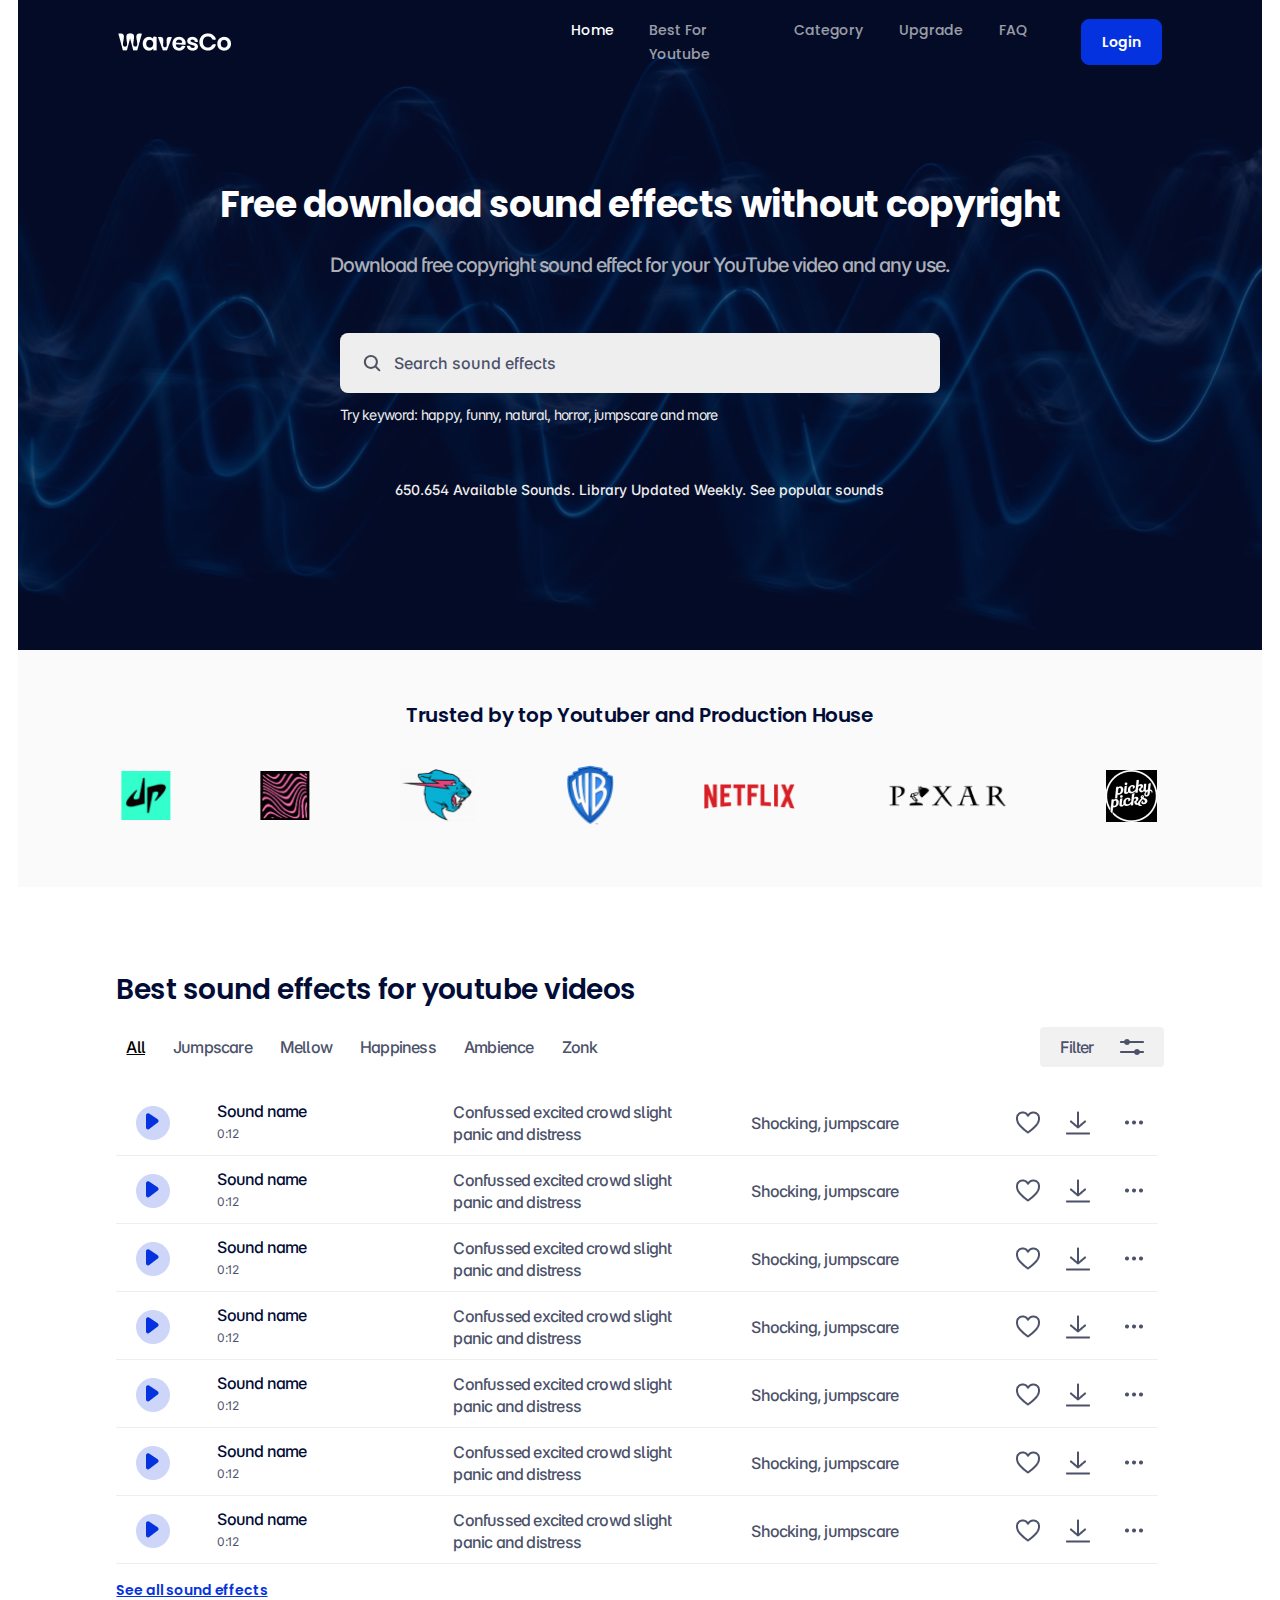
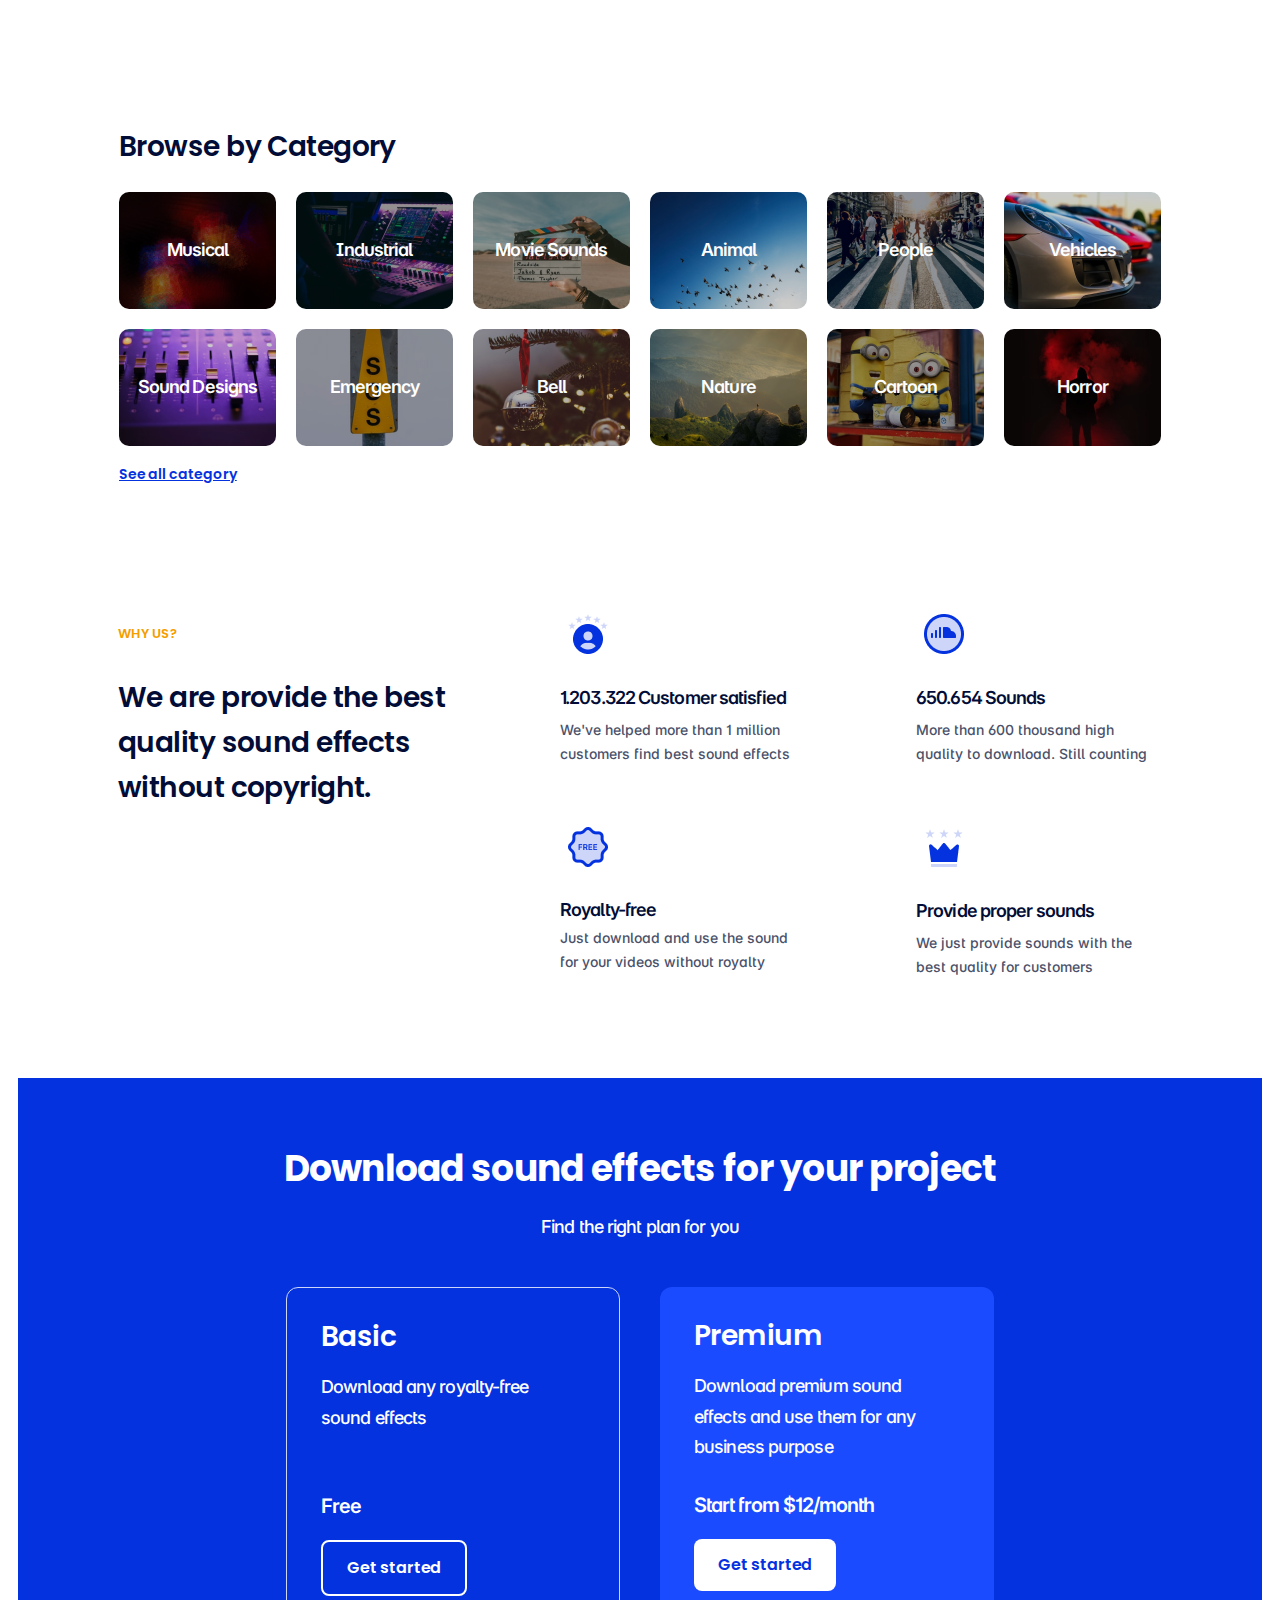
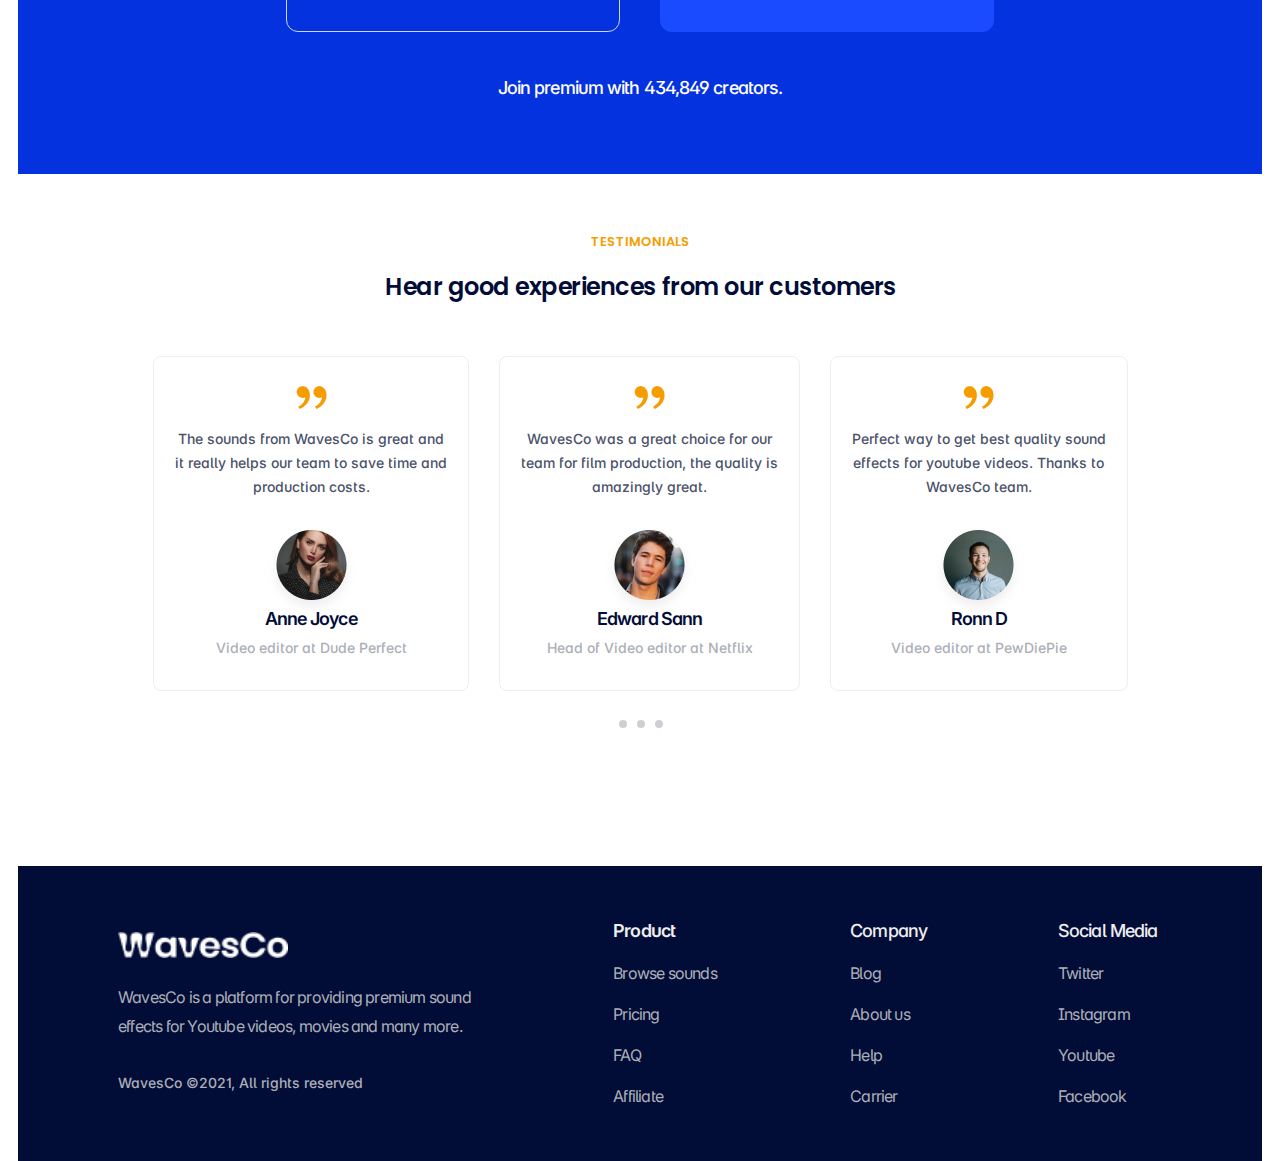
<file: new_design/index.html>
<!DOCTYPE html>
<html lang="en">

<head>
    <meta charset="UTF-8">
    <meta name="viewport" content="width=device-width, initial-scale=1.0">
    <title>Document</title>
    <link rel="preconnect" href="https://fonts.googleapis.com">
    <link rel="preconnect" href="https://fonts.googleapis.com">
    <link rel="preconnect" href="https://fonts.gstatic.com" crossorigin>
    <link href="https://fonts.googleapis.com/css2?family=Inter:wght@500 &family=Poppins:wght@400;600&display=swap"
        rel="stylesheet">
    <link rel="preconnect" href="https://fonts.gstatic.com" crossorigin>
    <link rel="preconnect" href="https://fonts.googleapis.com">
    <link rel="preconnect" href="https://fonts.gstatic.com" crossorigin>
    <link href="https://fonts.googleapis.com/css2?family=Inter:wght@400;500&family=Poppins:wght@400;600&display=swap"
        rel="stylesheet">
    <link rel="preconnect" href="https://fonts.googleapis.com">
    <link rel="preconnect" href="https://fonts.gstatic.com" crossorigin>
    <link href="https://fonts.googleapis.com/css2?family=Inter:wght@400;500;600&display=swap" rel="stylesheet">
    <link rel="preconnect" href="https://fonts.googleapis.com">
    <link rel="preconnect" href="https://fonts.gstatic.com" crossorigin>
    <link href="https://fonts.googleapis.com/css2?family=Inter:wght@500&display=swap" rel="stylesheet">
    <link rel="preconnect" href="https://fonts.googleapis.com">
    <link rel="preconnect" href="https://fonts.gstatic.com" crossorigin>
    <link href="https://fonts.googleapis.com/css2?family=Poppins:wght@400;500;600;700&display=swap" rel="stylesheet">
    <!-- <link href="https://fonts.googleapis.com/css2?family=Poppins:wght@700&display=swap" rel="stylesheet"> -->
    <!-- <link rel="stylesheet" href="./css/bootstrap.min.css"> -->
    <link rel="stylesheet" href="./css/main.css">
    <link rel="stylesheet" href="https://cdnjs.cloudflare.com/ajax/libs/font-awesome/4.7.0/css/font-awesome.min.css">


</head>

<script>
    function myFunction() {
        // var x = document.getElementById("mylinks");
        // if (x.style.display === "block") {
        //     x.style.display = "none";
        // } else {
        //     x.style.display = "block";
        // }    
        var nav_img = document.getElementById("ham_img");
        

        var x = document.getElementById("nav_ham");
        if (x.style.display === "block") {
            x.style.display = "none";

            // x.style.transition = "all 2s"
            nav_img.src = './images/hamburger.svg'
            nav_img.style.transition = 'all .3s';

        } else {
            nav_img.src = './images/cross.png'
            nav_img.style.height = '36px'
            nav_img.style.width = '36px'
            nav_img.style.transition = 'all 1s';

            x.style.display = "block";
        }
    }
    


   

</script>

<style>
    /*  */

    /* Style the navigation menu */
    .topnav {

        /* transition: all 0.8s; */
        overflow: hidden;
        background-color: #333;
        position: relative;
    }

    /* Hide the links inside the navigation menu (except for logo/home) */
    .topnav #myLinks {
        display: none;
    }

    /* Style navigation menu links */
    .topnav a {
        color: white;
        padding: 14px 16px;
        text-decoration: none;
        font-size: 17px;
        display: block;
    }
   

    /* Style the hamburger menu */
    .icon_ {
        /* background: black; */
        /* display: block; */
        /* position: absolute; */
        right: 0;
        top: 0;
    }
 .icon_{
        display: none;
    }
    /* Add a grey background color on mouse-over */
    .icon_:hover {
        /* background-color: #ddd; */
        color: black;
    }

    /* Style the active link (or home/logo) */
    .active {
        background-color: #04AA6D;
        color: white;
    }

    

    /*  */
    .main_div {
        display: flex;
        justify-content: center;
    }
   
 

    .container_div {
        /* width: 1244px; */
        max-width: 1244px;
        /* height: 100px; */
        /* border: 1px solid; */
    }

    .header {
        /* width: 1244px; */
        height: 650px;

        background-image: url(./images/bg_img.png);
        /* padding: 100%; */

   }

    .frame_58 {
        display: flex;
        flex-direction: column;
        align-items: center;
        padding: 50px 100px 60px;
        gap: 35px;
        width: fit-content;
        /* margin: ; */
        /* width: 1244px; */
        height: 237px;

        background: #FAFAFA;
    }

    .frame_74 {
        display: flex;
        flex-direction: column;
        align-items: flex-start;
        padding: 80px 100px 60px;
        gap: 14px;

        /* width: 1244px; */
        height: 717px;

    }

    .frame_70 {
        /* Auto layout */

        margin-top: 60px;
        display: flex;
        flex-direction: column;
        justify-content: center;
        align-items: flex-start;
        padding: 60px 101px;
        gap: 23px;

        /* width: 1244px; */
        height: 482px;

    }

    .frame_67 {
        display: flex;
        flex-direction: row;
        justify-content: center;
        align-items: flex-start;
        padding: 60px 100px 100px;
        gap: 105px;

        /* width: 1244px; */
        height: 532px;

    }

    .pricing {
        background-color: #0432DF;
        ;
        display: flex;
        flex-direction: column;
        align-items: center;
        /* width: 1244px; */
        height: 696px;
    }

    .frame_62 {
        display: flex;
        flex-direction: column;
        justify-content: center;
        align-items: center;
        padding: 60px 134px 140px 135px;
        gap: 50px;

        /* width: 1244px; */
        height: 692px;


    }

    .footer {

        /* Auto layout */

        display: flex;
        flex-direction: row;
        justify-content: space-between;
        align-items: center;
        padding: 50px 100px;
        gap: 131px;
        background: #020D37;
        /* position: absolute; */
        /* width: 1244px; */
        height: 295px;
        left: 0px;
        bottom: 0px;
    }

    .frame_80 {
        display: flex;
        flex-direction: column;
        align-items: center;
        padding: 0px;
        gap: 95px;
    }

    .navbar {
        width: 100%;
        display: flex;
        flex-direction: column;
        align-items: center;
        padding: 0px;
    }

    .frame_5 {
        width: 100%;
        display: flex;
        flex-direction: column;
        justify-content: center;
        align-items: center;
        padding: 20px 100px;
        gap: 10px;

    }

    .frame_4 {
        width: 100%;
        /* border: 2px solid wheat; */
        display: flex;
        flex-direction: row;
        justify-content: space-between;
        align-items: center;
        padding: 0px;
        gap: 320px;
    }

    .logo_nav {
        display: flex;
        flex-direction: column;
        justify-content: center;
        align-items: center;
        padding: 10px 10px 10px 0px;
        gap: 10px;
    }

    .frame_2 {
        display: flex;
        flex-direction: row;
        justify-content: center;
        align-items: center;
        padding: 0px;
        gap: 43px;

        /* width: 596px; */
        height: 44px;
    }

    .frame_1 {
        display: flex;
        flex-direction: row;
        align-items: flex-start;
        padding: 10px;
        gap: 36px;
    }

    .nav_text_home {
        margin: 0;

        font-family: 'Poppins';
        font-style: normal;
        font-weight: 500;
        font-size: 14px;
        line-height: 24px;
        /* identical to box height, or 171% */

        text-align: center;
        letter-spacing: -0.01em;
        font-feature-settings: 'salt'on, 'liga'off;

        /* Base color/Pure White */

        color: #FFFFFF;

    }

    .nav_texts {
        margin: 0;
        font-family: 'Poppins';
        font-style: normal;
        font-weight: 500;
        font-size: 14px;
        line-height: 24px;
        /* identical to box height, or 171% */

        text-align: center;
        letter-spacing: -0.01em;
        font-feature-settings: 'salt'on, 'liga'off;

        /* Base color/Pure White */

        color: #FFFFFF;

        opacity: 0.6;
    }

    .navbar .rectangle {
        /* width: 1244px; */
        height: 0.5px;

        /* Base color/Pure White */

        background: #FFFFFF;
        opacity: 0.1;

    }

    .frame_77 {
        display: flex;
        flex-direction: column;
        align-items: center;
        padding: 0px;
        gap: 51px;

    }

    .frame_76 {
        /* width: 838px;
        height: 103px; */
        display: flex;
        flex-direction: column;
        align-items: center;
        padding: 0px;
        gap: 16px;
    }

    .frame_75 {
        display: flex;
        flex-direction: column;
        align-items: flex-start;
        padding: 0px;
        gap: 10px;

    }

    .frame_8 {
        /* width: 600px;
        height: 60px; */
        display: flex;
        flex-direction: row;
        align-items: flex-start;
        padding: 0px;
    }

    .frame_7 {
        /* Auto layout */

        display: flex;
        flex-direction: row;
        align-items: center;
        padding: 16px 260px 15px 20px;
        gap: 10px;
        width: 600px;
        height: 60px;

        /* Font color/Title Light */

        background: #EEEEEE;
        border-radius: 8px;
    }

    .search_icon {
        width: 24px;
        height: 24px;
    }

    .join_premium {
        margin: 0;
        margin-top: 39px
    }

    .union {
        position: absolute;
        width: 14px;
        height: 20px;
        left: 1px;
        top: 10.88px;

        background: #4F5261;
        transform: rotate(-45deg);
    }

    .search_rectangle {
        position: absolute;
        width: 2px;
        height: 8px;
        left: 13.73px;
        top: 15.12px;

        background: #FFFFFF;
        border-radius: 5px;
        transform: rotate(-45deg);
    }

    .search_ellipse {
        box-sizing: border-box;

        position: absolute;
        width: 14px;
        height: 14px;
        left: 1px;
        top: 10.88px;

        border: 2px solid #FFFFFF;
        transform: rotate(-45deg);
    }

    .frame_74_parent {
        display: flex;
        /* align-items: center; */
        justify-content: center;
    }

    .frame_8_text {
        font-family: 'Inter';
        font-style: normal;
        font-weight: 400;
        font-size: 14px;
        line-height: 172%;
        /* identical to box height, or 24px */

        letter-spacing: -0.05em;
        font-feature-settings: 'salt'on, 'liga'off;
        margin: 0;
        /* Font color/Title Light */

        color: #EEEEEE;
    }

    .frame_75_text {
        font-family: 'Inter';
        font-style: normal;
        font-weight: 500;
        font-size: 14px;
        margin: 0;
        line-height: 172%;
        /* identical to box height, or 24px */

        text-align: center;
        font-feature-settings: 'salt'on, 'liga'off;

        /* Font color/Title Light */

        color: #EEEEEE;

    }

    .frame_57 {
        display: flex;
        flex-direction: row;
        justify-content: center;
        align-items: center;
        padding: 0px;
        gap: 89px;

    }

    .dude_perfect {
        width: 50px;
        height: 50px;
        background-size: contain;
        background-repeat: no-repeat;
        background-image: url(./images/dudeperfect\ 1.png);
    }

    .pewdiepie {
        width: 50px;
        height: 50px;
        background-size: contain;
        background-repeat: no-repeat;
        background-image: url(./images/Pewdiepie-logo\ 1.png);

    }

    .mrbeast {
        width: 77px;
        height: 54px;
        background-size: contain;
        background-repeat: no-repeat;
        background-image: url(./images/MrBeast\ 1.png);
    }

    .group2 {
        width: 50px;
        height: 62px;

    }

    .warner_bros {
        /* position: absolute; */
        width: 50px;
        height: 62px;
        left: 444px;
        top: 0px;
        background-size: contain;
        background-repeat: no-repeat;
        background-image: url(./images/wb-removebg-preview\ 1.png);
    }

    .rectangle_31 {
        position: absolute;
        width: 42.46px;
        height: 57.34px;
        left: 447.77px;
        top: 0.76px;
    }

    .netflix {

        width: 94px;
        height: 25px;

        background-image: url(./images/netflix\ 1.png);
        background-size: contain;
        background-repeat: no-repeat;
    }

    .pixar {
        width: 130px;
        height: 24.92px;
        background-size: contain;
        background-repeat: no-repeat;
        background-image: url(./images/pixar-removebg-preview\ 1.png);
    }

    .picky_picks {
        /* position: absolute; */
        width: 52.06px;
        height: 52.06px;
        left: 984.07px;
        top: 4.97px;
        background-size: contain;
        background-repeat: no-repeat;
        background-image: url(./images/channels4_profile\ 1.png);
    }

    .frame_73 {
        display: flex;
        flex-direction: column;
        align-items: flex-start;
        padding: 0px;
        /* border-bottom: 1px solid; */
        gap: 20px;
    }

    .frame_72 {
        display: flex;
        flex-direction: row;
        justify-content: space-between;
        align-items: center;
        padding: 0px;
        gap: 423px;

    }

    .frame_25 {
        display: flex;
        flex-direction: row;
        align-items: flex-start;
        padding: 10px;
        gap: 28px;

    }

    .frame_26 {
        display: flex;
        flex-direction: column;
        align-items: flex-start;
        padding: 0px;
        gap: 2px;
    }

    .frame_28 {
        display: flex;
        flex-direction: row;
        justify-content: center;
        align-items: center;
        padding: 2px 14px 2px 20px;
        gap: 20px;

        /* width: 126px; */
        height: 40px;

        background: #F1F1F1;
        border-radius: 4px;
    }

    .icon {
        width: 36px;
        height: 36px;
    }

    .frame_27 {

        display: flex;
        flex-direction: column;
        align-items: flex-start;
        padding: 0px;
        gap: 4px;

    }

    .union_ {
        width: 24px;
        height: 6px;

        /* Font color/Description Dark */

        background: #4C526A;

    }

    .frame_71 {
        display: flex;
        flex-direction: column;
        align-items: flex-start;
        padding: 0px;
    }

    .product_item {
        display: flex;
        flex-direction: column;
        align-items: center;
        padding: 12px 0px 0px;
        gap: 10px;
        /* 
        width: 1044px;
        height: 68px; */
        /* border-bottom: 0.4px solid #EEEEEE; */
        background: #FFFFFF;

    }

    .frame_19 {
        display: flex;
        flex-direction: row;
        justify-content: center;
        align-items: center;
        padding: 0px 0px 0px 20px;
        gap: 47px;
        /* width: 1042px; */
        height: 45px;


    }

    .play {
        width: 34px;
        height: 34px;
        display: flex;
        justify-content: center;
        align-items: center;
    }

    .vector_p {

        /* background: url(./images/Vector\ 1.svg); */
        /* background-repeat: no-repeat; */
        box-sizing: border-box;
        position: absolute;
        z-index: 1;
        width: 14px;
        height: 20px;


    }

    .ellipse_play {

        position: relative;
        width: 34px;
        height: 34px;
        /* left: 20px;
        top: 5.5px; */

        /* Brand color/Deep Blue Saturation */

        background: #CDD6F9;
        border-radius: 100%;
    }

    .frame_15 {
        /* Auto layout */

        display: flex;
        flex-direction: column;
        align-items: flex-start;
        padding: 0px;
        gap: 2px;
        width: 189px;
        height: 45px;


    }

    .frame_16 {
        display: flex;
        flex-direction: row;
        align-items: center;
        padding: 0px;
        gap: 10px;
        width: 251px;
        height: 44px;
    }

    .frame_17 {
        width: 212px;
        display: flex;
        flex-direction: row;
        align-items: center;
        padding: 0px;
        gap: 10px;
    }


    .frame_18 {
        width: 148px;
        display: flex;
        flex-direction: row;
        justify-content: center;
        align-items: center;
        padding: 0px;
        gap: 20px;
    }

    .icon_f18 {
        width: 36px;
        height: 36px;
    }

    .group_f18 {
        /* position: absolute; */
        left: 83.33%;
        right: -50%;
        top: 19.44%;
        bottom: 19.44%;
    }

    .heart,
    .download,
    .three_dots {
        display: flex;
        justify-content: center;
        align-items: center;
    }

    .rectangle_7 {
        /* width: auto;  */
        width: 100%;
        height: 1px;

        background: #EEEEEE;
    }

    .frame_69 {
        display: flex;
        flex-direction: column;
        align-items: flex-start;
        padding: 0px;
        gap: 20px;
        /* width: 1042px; */
        height: 294px;
    }

    .frame_68 {
        /* width: 1042px; */
        height: 250px;

        display: flex;
        flex-direction: column;
        align-items: flex-start;
        padding: 0px;
        gap: 16px;
    }

    .frame_29 {
        height: fit-content;
        width: fit-content;
        flex-wrap: wrap;
        display: flex;
        flex-direction: row;
        justify-content: space-around;
        align-items: center;
        padding: 0px;
        gap: 20px;

    }

    .frame_30 {
        display: flex;
        flex-direction: row;
        justify-content: center;
        align-items: center;
        padding: 0px;
        gap: 20px;

    }

    .img_bg_sound_category {
        position: absolute;
    }

    .writing_sound_category {
        position: relative;
        z-index: 1;
    }

    .sound_category_item1 {
        transition: all .5s;

        /* background: url(./images/musical.png); */
        background-image: url(./images/musical.png);
        height: 117px;
        width: 157px;
        max-height: 117px;
        max-width: 157px;
        display: flex;
        justify-content: center;
        align-items: center;
        border-radius: 10px;
    }

    .sound_category_item2 {
        transition: all .5s;

        /* background: url(./images/musical.png); */
        background-image: url(./images/industrial.png);
        height: 117px;
        width: 157px;
        max-height: 117px;
        max-width: 157px;
        display: flex;
        justify-content: center;
        align-items: center;
        border-radius: 10px;
    }

    .sound_category_item3 {
        transition: all .5s;

        /* background: url(./images/musical.png); */
        background-image: url(./images/movie_sounds.png);
        height: 117px;
        width: 157px;
        max-height: 117px;
        max-width: 157px;
        display: flex;
        justify-content: center;
        align-items: center;
        border-radius: 10px;
    }

    .sound_category_item4 {
        transition: all .5s;

        /* background: url(./images/musical.png); */
        background-image: url(./images/animal.png);
        height: 117px;
        width: 157px;
        max-height: 117px;
        max-width: 157px;
        display: flex;
        justify-content: center;
        align-items: center;
        border-radius: 10px;
    }

    .sound_category_item5 {
        transition: all .5s;

        /* background: url(./images/musical.png); */
        background-image: url(./images/people.png);
        height: 117px;
        width: 157px;
        max-height: 117px;
        max-width: 157px;
        display: flex;
        justify-content: center;
        align-items: center;
        border-radius: 10px;
    }

    .sound_category_item6 {
        transition: all .5s;

        /* background: url(./images/musical.png); */
        background-image: url(./images/vehicles.png);
        height: 117px;
        width: 157px;
        max-height: 117px;
        max-width: 157px;
        display: flex;
        justify-content: center;
        align-items: center;
        border-radius: 10px;
    }

    .sound_category_item7 {
        transition: all .5s;

        /* background: url(./images/musical.png); */
        background-image: url(./images/sound_designs.png);
        height: 117px;
        width: 157px;
        max-height: 117px;
        max-width: 157px;
        display: flex;
        justify-content: center;
        align-items: center;
        border-radius: 10px;
    }

    .sound_category_item8 {
        transition: all .5s;

        /* background: url(./images/musical.png); */
        background-image: url(./images/emergency.png);
        height: 117px;
        width: 157px;
        max-height: 117px;
        max-width: 157px;
        display: flex;
        justify-content: center;
        align-items: center;
        border-radius: 10px;
    }

    .sound_category_item9 {
        transition: all .5s;

        /* background: url(./images/musical.png); */
        background-image: url(./images/bell.png);
        height: 117px;
        width: 157px;
        max-height: 117px;
        max-width: 157px;
        display: flex;
        justify-content: center;
        align-items: center;
        border-radius: 10px;
    }

    .sound_category_item10 {
        transition: all .5s;

        /* background: url(./images/musical.png); */
        background-image: url(./images/nature.png);
        height: 117px;
        width: 157px;
        max-height: 117px;
        max-width: 157px;
        display: flex;
        justify-content: center;
        align-items: center;
        border-radius: 10px;
    }

    .sound_category_item11 {
        transition: all .5s;

        /* background: url(./images/musical.png); */
        background-image: url(./images/cartoon.png);
        height: 117px;
        width: 157px;
        max-height: 117px;
        max-width: 157px;
        display: flex;
        justify-content: center;
        align-items: center;
        border-radius: 10px;
    }

    .sound_category_item12 {
        transition: all .5s;

        /* background: url(./images/musical.png); */
        background-image: url(./images/horror.png);
        height: 117px;
        width: 157px;
        max-height: 117px;
        max-width: 157px;
        display: flex;
        justify-content: center;
        align-items: center;
        border-radius: 10px;
    }

    .frame_66 {
        display: flex;
        flex-direction: column;
        align-items: flex-start;
        padding: 0px;
        gap: 17px;

    }

    .frame_65 {
        display: flex;
        flex-direction: row;
        align-items: flex-start;
        padding: 0px;
        gap: 110px;


    }

    /* .frame_67_child_to_center{

        display: flex;
        justify-self: center;
    } */
    .frame_58_parent {
        background: #FAFAFA;

        display: flex;
        justify-content: center;
    }

    .frame_64 {
        display: flex;
        flex-direction: column;
        align-items: flex-start;
        padding: 0px;
        gap: 53px;

    }

    .pricing_download_sound_effects {
        margin: 0;
        margin-top: 65px;
    }

    .find_the_right {
        margin: 0;
        margin-bottom: 43px;
        margin-top: 14px;
        color: white;
    }

    .frame_63 {
        display: flex;
        flex-direction: column;
        align-items: flex-start;
        padding: 0px;
        gap: 53px;

    }



    .frame_35,
    .frame_36,
    .frame_37,
    .frame_38 {
        width: 246px;
        height: 160px;
        display: flex;
        flex-direction: column;
        align-items: flex-start;
        padding: 0px;
        gap: 21px;

    }

    .frame_31 {
        display: flex;
        flex-direction: column;
        justify-content: center;
        align-items: flex-start;
        padding: 0px;
        gap: 4px;
    }

    .frame_36 {
        /* Auto layout */

        display: flex;
        flex-direction: column;
        align-items: flex-start;
        padding: 0px;
        gap: 20px;

    }

    .frame_32 {
        display: flex;
        flex-direction: column;
        justify-content: center;
        align-items: flex-start;
        padding: 0px;
        gap: 4px;
    }

    .frame_34 {
        display: flex;
        flex-direction: column;
        align-items: flex-start;
        padding: 0px;
        gap: 4px;

    }

    .inside_pricing {
        display: flex;
        align-items: center;
        gap: 40px;
    }

    .basic {
        width: 334px;
        height: 345px;
        display: flex;
        flex-direction: column;
        border: 1px solid #CDD6F9;

        border-radius: 12px;
    }

    .premium {
        width: 334px;
        height: 345px;
        display: flex;
        flex-direction: column;
        /* border: 1px solid #CDD6F9; */

        border-radius: 12px;
        background: #1B4BFF;
    }

    .frame_60 {
        display: flex;
        flex-direction: column;
        align-items: center;
        padding: 0px;
        /* gap: 20px; */
    }

    .frame_61 {
        display: flex;
        flex-direction: column;
        align-items: center;
        padding: 0px;
        gap: 29px;
    }

    .testimonials {
        display: flex;
        flex-direction: row;
        align-items: flex-start;
        padding: 0px;
        gap: 30px;
    }

    .divider {
        display: flex;
        flex-direction: row;
        justify-content: center;
        align-items: center;
        padding: 0px;
        gap: 10px;
    }

    .testimonial_item {
        box-sizing: border-box;

        /* Auto layout */

        display: flex;
        flex-direction: column;
        justify-content: center;
        align-items: center;
        padding: 20px 20px 30px;
        gap: 10px;


        /* Base color/Pure White */

        background: #FFFFFF;
        /* Font color/Title Light */

        border: 1px solid #EEEEEE;
        border-radius: 8px;


    }

    .in_basic {
        width: 256px;
        height: auto;
        margin-left: 34px;
    }

    .btnw {
        width: fit-content;
    }

    .in_basic1 {
        margin-bottom: 56px;
    }

    .in_basic2 {
        margin-bottom: 25px;
    }

    .frame_44 {
        display: flex;
        flex-direction: row;
        justify-content: center;
        align-items: center;
        padding: 0px 0px 5px;
        gap: 10px;
    }

    .frame_45 {
        display: flex;
        flex-direction: row;
        justify-content: center;
        align-items: flex-start;
        padding: 10px 10px 0px;
        gap: 10px;

        width: 90px;
        height: 80px;
    }

    .frame_70_parent {
        display: flex;
        /* align-items: center; */
        justify-content: center;
        height: fit-content;
        /* margin: auto; */
    }

    .frame_43 {
        display: flex;
        flex-direction: column;
        align-items: center;
        padding: 0px;
        gap: 1px;

    }

    .ellipse_divider {
        /* margin-top: 30px; */
        width: 8px;
        height: 8px;

        /* Font color/Description Light */

        background: #ACAFB8;
        opacity: 0.6;
        border-radius: 100%;
    }

    .frame_55 {
        display: flex;
        flex-direction: column;
        align-items: flex-start;
        padding: 0px;
        gap: 30px;

    }

    .footer_child {
        display: flex;
        flex-direction: row;
        justify-content: space-between;
        align-items: center;
        /* padding: 50px 100px; */
        gap: 131px;
        background: #020D37;
        /* position: absolute; */
        /* width: 1244px; */
        height: 295px;

    }

    .frame_53,
    .frame_52,
    .frame_51 {
        width: fit-content;
        display: flex;
        flex-direction: column;
        align-items: flex-start;
        padding: 0px;
        gap: 12px;
    }

    .frame_54 {
        /* Auto layout */

        display: flex;
        flex-direction: column;
        align-items: flex-start;
        padding: 0px;
        gap: 25px;
    }

    .frame_48,
    .frame_49,
    .frame_50 {
        display: flex;
        flex-direction: column;
        align-items: flex-start;
        padding: 0px;
        gap: 12px;
    }


    /* hamburger */
    /* CSS for the hamburger menu */
    .hamburger {
        display: block;
        cursor: pointer;
        padding: 10px;
    }

    .hamburger span {
        display: block;
        width: 25px;
        height: 3px;
        background-color: black;
        margin-bottom: 5px;
    }
    /*  */
    .navbar_mobile {
        display: none;
        position: absolute;
        top: 65px;
        left: 0;
        z-index: 3;
        color: #fff;
        background-color: #5c5a5a;
        opacity: 1;
        width: 100%;
        padding: 10px;
        border-radius: 5px;
        box-shadow: 0 2px 5px rgba(0, 0, 0, 0.3);
        animation: slideDown 0.5s ease;


    } .navbar_mobile.hidden {
        display: none;
        animation: slideUp 0.3s ease;

    }

    .navbar_mobile.visible {
        display: block;
    }
    @keyframes slideUp {
        0% {
            opacity: 1;
            transform: translateY(0);
        }
        100% {
            opacity: 0;
            transform: translateY(-10px);
        }
    }   
    @keyframes slideDown {
        0% {
            opacity: 0;
            transform: translateY(-20px);
        }
        100% {
            opacity: 1;
            transform: translateY(0);
        }
        
    }

    .navbar_mobile nav ul {
        margin: 0;
        padding: 0;
        list-style: none;
    }

    .navbar_mobile nav ul li {
        text-align: center;
        margin-bottom: 10px;
        font-size: 18px;
    }
    .navbar_mobile nav ul li:hover {
        background-color: white;
        text-align: center;
        margin-bottom: 10px;
        font-size: 18px;
        overflow: visible !important;
        transform: scale(1.2) !important;
        transition: all .2s;
        /* z-index: 9; */

    }
    .navbar_mobile nav ul li:hover a 
    {
        transition: all .2s;
        color : black;
    }

    .navbar_mobile nav ul li:last-child {
        margin-bottom: 0;
    }

    .navbar_mobile nav ul li a {
        text-decoration: none;
        color: #fff;
        transition: color 0.3s ease;
        z-index: 5;
    }

    .navbar_mobile nav ul li a:hover {
        color: black;

        
        /* transform: scale(1.2) !important;
        transition: all .2s; */
    }
    /*  */
    li{
        /* width: fit-content; */
    }

    /* CSS for the navigation items (hidden by default) */
    .nav_items {
        display: none;
    }


    /* CSS for media query when the screen width is less than 768 pixels */
    @media (max-width: 1224px) {
        .frame_1 {
            display: flex;
            justify-content: space-between;
            align-items: center;
        }

        .frame_1 {
            display: none;
        }

        .nav_items {
            display: block;
        }
        #login_btn{
            display: none;
        }
        /* .frame_2{
            display: none;
        } */
        .icon_{
            display: block;
        }
    }

    @media only screen and (max-width: 1260px) {

        .sound_category_item1,
        .sound_category_item2,
        .sound_category_item3,
        .sound_category_item4,
        .sound_category_item5,
        .sound_category_item6,
        .sound_category_item7,
        .sound_category_item8,
        .sound_category_item9,
        .sound_category_item10,
        .sound_category_item11,
        .sound_category_item12 {
            height: 90px;
            width: 150px;

            transition: all .5s;
        }
    }
    @media only screen and (max-width: 330px) {
        .frame_7 .caption2_medium{
            font-size: 15.5px;
        }
    }

    @media only screen and (max-width: 1224px) {

        /* Styles for tablets */
        /* Place your tablet-specific CSS rules here */
        .main_div {
            display: inline;
            /* flex-wrap: wrap; */
            /* display: inline-flex; */

        }

        .frame_72 {
            gap: 94px;
        }

        .frame_57 {
            /* background-color: red; */
            gap: 40px;
        }

        .tablet_invisible {
            display: none;
        }

        .frame_67 {
            flex-direction: column;
            height: fit-content;
        }

        .footer {
            flex-wrap: wrap;
            height: fit-content;
        }

        .frame_68 {
            height: fit-content;
        }

        .frame_69 {
            height: fit-content;
        }

        .frame_70 {
            height: fit-content;
        }

        .frame_29 {
            min-width: 648px;
            gap: 16px;
        }

        .sound_category_item1,
        .sound_category_item2,
        .sound_category_item3,
        .sound_category_item4,
        .sound_category_item5,
        .sound_category_item6,
        .sound_category_item7,
        .sound_category_item8,
        .sound_category_item9,
        .sound_category_item10,
        .sound_category_item11,
        .sound_category_item12 {
            height: 90px;
            width: 150px;
        }

        .frame_17 {
            width: auto;
        }

        .frame_74 {
            width: fit-content;
            /* align-items: center; */
        }

        .pricing .h3 {
            /* converting to h4 */
            font-family: 'Poppins';
            font-style: normal;
            font-weight: 600;
            font-size: 28px;
            line-height: 45px;
            /* identical to box height, or 161% */

            letter-spacing: -0.02em;
            font-feature-settings: 'salt'on, 'liga'off;

            color: rgb(255, 255, 255);

        }

        .frame_70 {

            margin: 0;
        }

        .frame_58 {
            width: fit-content;
            padding: 40px 60px;
        }

        .product_item {
            max-width: 648px;
        }

        .product_item .subtitle3_medium {
            font-size: 14px;
            width: 162px;
        }

        .frame_67 {
            align-items: center;
        }

        .frame_25 .subtitle3_medium {
            font-size: 14px;
            /* width: 162px; */
        }

        .frame_15 {
            width: auto;
        }

        .frame_15 .subtitle3_medium {
            width: 129px
        }

        .frame_74 .h4 {
            font-size: 24px;
        }

        .frame_29 {
            flex-wrap: wrap;
        }

        .frame_74 {
            padding: 50px 60px;
            height: fit-content;

        }

        .dude_perfect,
        .pewdiepie {
            height: 40px;
            width: 40px;
        }

        .mrbeast {

            width: 62.74px;
            height: 44px;

        }

        .warner_bros {
            width: 40px;
            height: 49.6px;
        }

        .netflix {

            width: 80px;
            height: 21.28px;

        }

        .pixar {
            width: 90px;
            height: 17.25px;
        }

        .picky_picks {
            width: 41.48px;
            height: 41.48px;

        }

        .pricing_download_sound_effects {
            margin-top: 60px;
        }

        .find_the_right {
            margin: 0;
            margin-bottom: 43px;
            margin-top: 12px;
            color: white;
        }

        .frame_58_parent {
            min-width: 768px;
            margin: auto;
        }

        .header,
        .frame_58,
        .frame_74_parent,
        .frame_70,
        .frame_67,
        .pricing,
        .frame_62,
        .footer {
            min-width: 768px;
        }

        .frame_28 {
            width: 101px;
        }

        .frame_28 .subtitle3_medium {
            font-size: 14px;
            margin: 0;
        }

        .frame_70 {
            padding: 40px 60px;

        }

        .we_are_provide {
            max-width: 466px;
            text-align: center;
        }

        .frame_66 .h4 {
            font-size: 24px;
        }

        .frame_67 {
            padding-left: 83px;
            padding-right: 83px;
            padding-bottom: 60px;
            gap: 40px
        }

        .basic {
            height: auto;
        }

        .premium {
            height: auto;
        }

        .basic,
        .premium {
            width: 280px;
        }

        .basic .h4,
        .premium .h4 {
            line-height: 160%;
            font-size: 24px;
        }

        .basic .subtitle2_medium,
        .premium .subtitle2_medium {
            /* background-color: red; */
            width: 212px;
            line-height: 138%;

            font-size: 16px;
        }

        .in_basic {
            margin-left: 29px;
        }

        .in_basic1 {
            margin-bottom: 45px;
        }

        .in_basic2 {
            margin-bottom: 24px;
        }

        .basic .subtitle1_semibold,
        .premium .subtitle1_semibold {
            font-size: 18px;
        }

        .premium .btn-secondary {
            width: 119px;
            height: 44px;
            margin-bottom: 42px;
        }

        .premium .label1 {
            font-weight: 600;
            font-size: 14px;
            line-height: 24px;
            padding: 10px 20px;

        }

        .basic .btn-tertiary {
            /* background-color: red; */
            width: 119px;
            padding: 10px 20px;

            height: 44px;
            margin-bottom: 42px;
        }

        .basic .label1 {
            font-family: 'Poppins';
            font-style: normal;
            font-weight: 600;
            font-size: 13px;
            line-height: 24px;
            /* identical to box height, or 171% */

            text-align: center;
            letter-spacing: -0.01em;


        }

        .join_premium {
            /* background-color: red; */
            margin: 0;
            margin-top: 30px;
            margin-bottom: 60px;
        }

        .pricing {
            height: auto;
        }

        .frame_62 {
            height: auto;
        }

        .testimonial_item3 {
            display: none;
        }

        .testimonial_item1 {
            width: 305px;
        }

        .testimonial_item2 {
            width: 305px;

        }

        .frame_18 {
            width: auto;
        }

        .hear_good {
            width: 510px;
        }

        .frame_62 {
            height: auto;
            padding: 60px 0px 90px;

        }

        .footer_wavesco {
            max-width: 259px;
        }

        .frame_61 {
            gap: 0px !important;
        }

        .footer {
            flex-direction: column;
            justify-content: flex-start;
            align-items: flex-start;
            gap: 40px;
        }

        .footer_child {
            align-content: flex-start;
            height: auto;
        }

        .capitalised {
            margin: auto;
        }



    }

    @media only screen and (min-width: 767px) and (max-width: 790px) {
        .frame_5 {
            max-width: 768px;
            transition: all 0.4s;
        }
    }
    .frame_8_text{
        font-family: 'Inter';
        font-style: normal;
        font-weight: 400;
        font-size: 14px;
        line-height: 172%;
        /* or 24px */

        letter-spacing: -0.05em;
        font-feature-settings: 'salt' on, 'liga' off;

    }

    @media only screen and (max-width: 767px) {
        .header,
        .frame_58,
        .frame_74_parent,
        .frame_70,
        .frame_67,
        .pricing,
        .frame_62,
        .footer,
        .frame_58_parent {
            min-width: 288px;
        }
    }


    @media only screen and (max-width: 767px) {

        /* Styles for mobile devices */
        /* Place your mobile-specific CSS rules here */
        .main_div {
            display: inline;
            /* flex-wrap: wrap; */
            /* display: inline-flex; */

        }

        .frame_5 {
            padding: 20px;
            gap: 5px;
        }

        .frame_4 {
            /* flex-direction: column; */
            gap: 10px;
            align-items: center;
        }

        .capitalised {
            margin: auto;
        }

        .frame_2 {
            /* flex-direction: column; */
            justify-content: flex-start;
            gap: 10px;
            height: auto;
        }

        .frame_1 {
            flex-direction: column;
            align-items: center;
            gap: 10px;
        }

        .nav_texts {
            font-size: 12px;
            line-height: 18px;
        }

        .frame_17 {
            width: auto;
        }

        .rectangle {
            display: none;
        }

        .header,
        .frame_58,
        .frame_74_parent,
        .frame_70,
        .frame_67,
        .pricing,
        .frame_62,
        .footer,
        .frame_58_parent {
            min-width: 288px;
        }

        .frame_29 {
            /* background-color: red; */
            min-width: 288px;
            gap: 10px;
        }

        .frame_57 {
            display: flex;
            /* flex-direction: column; */
            flex-wrap: wrap;
            justify-content: center;
            align-items: center;
            padding: 0px;
            gap: 29.7px;

        }

        .frame_18 {
            /* width:fit-content */
        }

        .footer_child {
            flex-wrap: wrap;
        }

        .testimonial_item2 {
            display: none;
        }

        .mobile_invisible {
            display: none;
        }

        .frame_28 {
            width: 36px;
        }

        .frame_74 {
            padding: 50px 16px;
            gap: 14px;


        }

        .frame_65 {
            gap: 30px;
            flex-direction: column;
        }

        .inside_pricing {
            flex-direction: column;
        }

        .hear_good {
            max-width: 261px;
            font-family: 'Poppins';
            font-style: normal;
            font-weight: 600;
            font-size: 20px !important;
            line-height: 30px;
            /* or 150% */

            text-align: center;
            letter-spacing: -0.02em;
            font-feature-settings: 'salt'on, 'liga'off;
        }

        .sound_category_item1,
        .sound_category_item2,
        .sound_category_item3,
        .sound_category_item4,
        .sound_category_item5,
        .sound_category_item6,
        .sound_category_item7,
        .sound_category_item8,
        .sound_category_item9,
        .sound_category_item10,
        .sound_category_item11,
        .sound_category_item12 {
            height: 70px;
            width: 139px;

            transition: all .5s;
        }

        .frame_70 {

            padding: 30px 8px 40px;
            gap: 20px;
        }

        .frame_19 {

            display: flex;
            flex-direction: row;
            justify-content: center;
            align-items: center;
            padding: 0px;
            gap: 19px;

        }

        .product_item {
            display: flex;
            flex-direction: column;
            align-items: center;
            padding: 8px 0px 0px;
            gap: 6px;
        }

        .heart {
            display: none;
        }

        .product_item .subtitle3_medium {
            font-size: 14px;
            width: 162px;
        }

        .frame_25 .subtitle3_medium {
            font-size: 14px;
            /* width: 162px; */
        }

        .frame_15 {
            width: auto;
        }

        .frame_15 .subtitle3_medium {
            width: 129px
        }

        .frame_18 {
            width: auto;
        }

        .frame_25 {
            display: flex;
            flex-direction: row;
            align-items: flex-start;
            padding: 10px;
            gap: 12px;
        }

        .best_sound {
            width: 286px;
            font-family: 'Poppins';
            font-style: normal;
            font-weight: 600;
            font-size: 20px !important;
            line-height: 30px;
            /* or 150% */

            letter-spacing: -0.02em;
            font-feature-settings: 'salt'on, 'liga'off;


        }

        .frame_76 .h3 {
            font-weight: 600;
            font-size: 20px;
            line-height: 30px;
            /* or 150% */
            /* width: 289px; */
            width: 90%;

            text-align: center;
            letter-spacing: -0.02em;
            font-feature-settings: 'salt'on, 'liga'off;
        }

        .frame_76 .subtitle1_medium {
            font-family: 'Inter';
            font-style: normal;
            font-weight: 600;
            font-size: 16px;
            line-height: 138%;
            /* or 22px */
            /* width: 284px; */
            width: 90%;

            text-align: center;
        }

        .frame_80 {
            display: flex;
            flex-direction: column;
            align-items: center;
            padding: 0px 0px 60px;
            gap: 56px;
        }
        .frame_75 {
            display: flex;
            flex-direction: column;
            align-items: flex-start;
            padding: 0px;
            gap: 10px;
            width: 70%;

        }

        .frame_7 {
            /* margin: auto; */
            /* width: fit-content; */
            /* display: none; */
            flex-direction: row;
            align-items: center;
            padding: 10px 260px 11px 14px;
            padding-top: 10px ;
            /* padding-right: ; */
            padding-bottom: 11px ;

            /* padding-left: ; */

            width: 100% ;

            gap: 10px;
            overflow: hidden;
            /* margin: auto;     */
            /* margin-right: 17px;
            margin-left: 15px; */
            padding-right: 17px;
            padding-left: 15px;
            /* min-width: 287px; */
        }
        .frame_8{
            width: 100%;
        }

        .frame_72 {
            gap: 76px;
        }

        .frame_18 {
            /* width: 148px; */
            display: flex;
            flex-direction: row;
            justify-content: center;
            align-items: center;
            padding: 0px;
            gap: 10px;
        }

        .frame_58 {
            display: flex;
            flex-direction: column;
            justify-content: center;
            align-items: center;
            padding: 30px 16px 40px;
            gap: 30px;
            height: auto;
        }

        .frame_58 .h6 {
            font-family: 'Inter';
            font-style: normal;
            font-weight: 600;
            font-size: 18px;
            line-height: 172%;
            /* or 31px */

            text-align: center;
            letter-spacing: -0.05em;
            font-feature-settings: 'salt'on, 'liga'off;
        }

        .frame_70 .h4 {
            font-family: 'Poppins';
            font-style: normal;
            font-weight: 600;
            font-size: 20px;
            line-height: 30px;
            /* identical to box height, or 150% */

            text-align: center;
            letter-spacing: -0.02em;
            font-feature-settings: 'salt'on, 'liga'off;

        }

        .we_are_provide {
            font-family: 'Poppins';
            font-style: normal;
            font-weight: 600;
            font-size: 20px !important;
            line-height: 30px;
            /* or 150% */

            text-align: center;
            letter-spacing: -0.02em;
            font-feature-settings: 'salt'on, 'liga'off;
            width: 265px;

        }

        .pricing_download_sound_effects {
            font-family: 'Poppins';
            font-style: normal;
            font-weight: 600;
            font-size: 24px !important;
            line-height: 160%;
            /* or 38px */

            text-align: center;
            letter-spacing: -0.02em;
            font-feature-settings: 'salt'on, 'liga'off;
        }

        .find_the_right {
            font-weight: 500 !important;
            font-size: 16px;
            line-height: 180%;
        }

        .inside_pricing {
            gap: 20px;
        }

        .footer {
            display: flex;
            flex-direction: column;
            align-items: flex-start;
            padding: 50px 16px;
            gap: 34px;

        }

        .footer_wavesco {
            font-family: 'Inter';
            font-style: normal;
            font-weight: 400;
            font-size: 14px;
            line-height: 172%;
            /* or 24px */

            letter-spacing: -0.05em;
            font-feature-settings: 'salt'on, 'liga'off;
        }

        .footer_child {
            justify-content: flex-start;
            gap: 34px;
        }

        .frame_53 {
            width: auto;
            margin: 0;
            margin-right: 20px;
        }

        .frame_53 .caption2_regular,
        .frame_52 .caption2_regular,
        .frame_51 .caption2_regular {
            font-family: 'Inter';
            font-style: normal;
            font-weight: 400;
            font-size: 14px;
            line-height: 172%;
            /* identical to box height, or 24px */

            letter-spacing: -0.05em;
            font-feature-settings: 'salt'on, 'liga'off;

        }

        .frame_53 .subtitle2_medium,
        .frame_52 .subtitle2_medium,
        .frame_51 .subtitle2_medium {
            font-family: 'Inter';
            font-style: normal;
            font-weight: 600;
            font-size: 16px;
            line-height: 138%;
            /* identical to box height, or 22px */

            font-feature-settings: 'salt'on, 'liga'off;

        }

        .frame_8_text {
            width: 80%;
            
        }
    }
</style>



<body style="padding: 0%; margin: 0%;">
   
    <div class="main_div">
    
            <div class="container_div">

            
                <!-- <div class="header_parent" >
                    <img style="position: absolute; opacity: 0.7;" src="./images/bg_img.png" alt="">
                </div> -->
                <div class="header" id="header_height">
                    <div class="frame_80">
                        <div class="navbar">
                            <div class="frame_5">
                                <div class="frame_4">
                                    <div class="logo_nav">
                                        <img src="./images/WavesCo.png" alt="logo">
                                    </div>
                                    <div class="frame_2">
                                        <div class="frame_1" id="mylinks">
                                            <div>
                                                <a class="nav_text_home">
                                                    Home
                                                </a>
                                            </div>
    
    
                                            <div>
                                                <a class="nav_texts">
                                                    Best For Youtube
                                                </a>
                                            </div>
    
                                            <div>
                                                <a class="nav_texts">
                                                    Category
                                                </a>
                                            </div>
    
                                            <div>
                                                <a class="nav_texts">
                                                    Upgrade
                                                </a>
                                            </div>
    
                                            <div>
                                                <a class="nav_texts">
                                                    FAQ
                                                </a>
                                            </div>
    
                                        </div>
                                        <button class="btn-primary small label2" id="login_btn">
                                            Login
                                        </button>
    
                                        <!-- "Hamburger menu" / "Bar icon" to toggle the navigation links -->
                                        <a href="javascript:void(0);" class="icon_" onclick="myFunction()">
                                            <!-- <i class="fa fa-bars" style="font-size:36px"></i> -->
                                            <img id="ham_img" src="./images/hamburger.svg" alt="menu">
                                        </a>
                                    </div>
                                </div>
                            </div>
    
    
    
                        </div>
    
    
    
                        <div class="frame_77">
                            <div class="frame_76">
                                <div class="h3" style="text-align: center;">
                                    Free download sound effects without copyright
                                </div>
                                <div class="subtitle1_medium" style="color: #ACAFB8;  margin:0;">
                                    Download free copyright sound effect for your YouTube video and any use.
                                </div>
                            </div>
    
                            <div class="frame_75">
                                <div class="frame_8">
                                    <div class="frame_7">
                                        <div class="search_icon">
                                            <!-- <div class="union">
                                                <div class="search_rectangle">
    
                                                </div>
                                                <div class="search_ellipse">
    
                                                </div>
                                            </div> -->
                                            <img style="color: #4C526A;" src="./images/search-icon.svg" alt="">
                                        </div>
                                        <p class="caption2_medium" style="color: #4C526A; margin: 0;">
                                            Search sound effects
                                        </p>
                                    </div>
                                    <!-- <div> -->
                                    <!-- <button>
                                            any
                                        </button> -->
                                    <!-- </div> -->
    
    
                                </div>
                                <p class="frame_8_text">
                                    Try keyword: happy, funny, natural, horror, jumpscare and more
                                </p>
    
                            </div>
                            <p class="frame_75_text">
                                650.654 Available Sounds. Library Updated Weekly. See popular sounds
                            </p>
                        </div>
                    </div>
                </div>
    
                <div class="navbar_mobile" id="nav_ham">
                    <nav>
                        <ul style="list-style: none;line-height: 25px">
                            <li><a href="">Home</a></li>
                            <li><a href="">Best for Youtube</a></li>
    
                            <li><a href="">Category</a></li>
    
                            <li><a href="">Upgrade</a></li>
    
                            <li><a href="">FAQ</a></li>
    
                            <li><a href="">Login</a></li>
    
                            <!-- <li>Home</li>
                            <li>Best for Youtube</li>
                            <li>Category</li>
                            <li>Upgrade</li>
                            <li>FAQ</li>
                            <li>Login</li> -->
    
    
                        </ul>
                    </nav>
                </div>
    
                <div class="frame_58_parent" id="youtube_height">
    
                    <div class="frame_58">
                        <p class="h6" style="color: #020D37; margin: auto;">
                            Trusted by top Youtuber and Production House
                        </p>
    
                        <div class="frame_57">
                            <div class="dude_perfect"></div>
                            <div class="pewdiepie"></div>
                            <div class="mrbeast"></div>
    
    
                            <!-- <div  class="group2"> -->
                            <div class="warner_bros"></div>
                            <!-- <div class="rectangle_31"></div> -->
    
    
                            <!-- </div> -->
    
                            <div class="netflix"></div>
                            <div class="pixar"></div>
                            <div class="picky_picks"></div>
                        </div>
                    </div>
                </div>
    
    
                <div class="frame_74_parent">
                    <div class="frame_74">
                        <p class="h4 best_sound" style="color: #020D37; margin: 0;">
                            Best sound effects for youtube videos
                        </p>
    
                        <div class="frame_73">
                            <div class="frame_72">
                                <div class="frame_25">
                                    <div class="frame_26">
                                        <p class="subtitle3_medium" style="text-decoration: underline; margin: 0;">
                                            All
                                        </p>
                                    </div>
    
                                    <p class="subtitle3_medium" style="color: #4C526A; margin: 0;">
                                        Jumpscare
                                    </p>
                                    <p class="subtitle3_medium" style="color: #4C526A; margin: 0;">
                                        Mellow
                                    </p>
                                    <p class="subtitle3_medium mobile_invisible" style="color: #4C526A; margin: 0;">
                                        Happiness
                                    </p>
                                    <p class="subtitle3_medium mobile_invisible" style="color: #4C526A; margin: 0;">
                                        Ambience
                                    </p>
                                    <p class="subtitle3_medium mobile_invisible"
                                        style="color: #4C526A;  margin: 0;margin-right: 10px; ">
                                        Zonk
                                    </p>
                                </div>
    
                                <div class="frame_28">
                                    <p class="subtitle3_medium mobile_invisible" style="color: #4C526A;">
                                        Filter
                                    </p>
                                    <div class="icon">
                                        <img src="./images/filter_icon.svg" alt="">
                                        <!-- <div class="frame_27"> -->
    
                                        <!-- <div class="union_"> -->
                                        <!--  -->
                                        <!--  -->
                                        <!--  -->
                                        <!-- </div> -->
    
                                        <!-- </div> -->
                                    </div>
                                </div>
    
    
                            </div>
    
                            <div class="frame_71">
    
                                <div class="product_item">
                                    <div class="frame_19">
                                        <div class="play">
                                            <div class="ellipse_play">
                                            </div>
                                            <div class="vector_p">
                                                <img src="./images/Vector 1.svg" alt="play_icon">
                                            </div>
                                        </div>
    
                                        <div class="frame_15">
                                            <p class="subtitle3_medium" style="color: #020D37; margin: 0;">
                                                Sound name
                                            </p>
    
                                            <p style="
                        
                                        font-family: 'Inter';
                                        font-style: normal;
                                        font-weight: 400;
                                        font-size: 12px;
                                        line-height: 172%;
                                        margin: 0;
                                        /* identical to box height, or 21px */
                                        
                                        letter-spacing: -0.05em;
                                        font-feature-settings: 'salt' on, 'liga' off;
                                        
                                        /* Font color/Description Dark */
                                        
                                        color: #4C526A;">
                                                0:12
                                            </p>
                                        </div>
    
                                        <div class="frame_16 tablet_invisible">
                                            <p class="subtitle3_medium " style="color: #4C526A; margin: 0; ">
                                                Confussed excited crowd slight panic and distress
                                            </p>
                                        </div>
    
                                        <div class="frame_17 mobile_invisible">
                                            <p class="subtitle3_medium " style="color: #4C526A; 
                                            height: 22px;">
                                                Shocking, jumpscare
                                            </p>
                                        </div>
    
                                        <div class="frame_18">
                                            <!-- <div class="icon_f18"> -->
                                            <!-- <div class="group_f18"> -->
                                            <div class="heart">
                                                <img src="./images/heart.png" alt="love">
                                            </div>
                                            <div class="download">
                                                <img src="./images/download.png" alt="download">
                                            </div>
    
                                            <div class="three_dots">
                                                <img src="./images/three_dots.png" alt="menu">
                                            </div>
                                            <!-- </div> -->
                                            <!-- </div> -->
                                        </div>
                                    </div>
    
                                    <div class="rectangle_7">
    
                                    </div>
    
    
                                </div>
    
    
                                <div class="product_item">
                                    <div class="frame_19">
                                        <div class="play">
                                            <div class="ellipse_play">
                                            </div>
                                            <div class="vector_p">
                                                <img src="./images/Vector 1.svg" alt="play_icon">
                                            </div>
                                        </div>
    
                                        <div class="frame_15">
                                            <p class="subtitle3_medium" style="color: #020D37; margin: 0;">
                                                Sound name
                                            </p>
    
                                            <p style="
                        
                                        font-family: 'Inter';
                                        font-style: normal;
                                        font-weight: 400;
                                        font-size: 12px;
                                        line-height: 172%;
                                        margin: 0;
                                        /* identical to box height, or 21px */
                                        
                                        letter-spacing: -0.05em;
                                        font-feature-settings: 'salt' on, 'liga' off;
                                        
                                        /* Font color/Description Dark */
                                        
                                        color: #4C526A;">
                                                0:12
                                            </p>
                                        </div>
    
                                        <div class="frame_16 tablet_invisible">
                                            <p class="subtitle3_medium " style="color: #4C526A; margin: 0;">
                                                Confussed excited crowd slight panic and distress
                                            </p>
                                        </div>
    
                                        <div class="frame_17 mobile_invisible">
                                            <p class="subtitle3_medium " style="color: #4C526A; 
                                            height: 22px;">
                                                Shocking, jumpscare
                                            </p>
                                        </div>
    
                                        <div class="frame_18">
                                            <!-- <div class="icon_f18"> -->
                                            <!-- <div class="group_f18"> -->
                                            <div class="heart">
                                                <img src="./images/heart.png" alt="love">
                                            </div>
                                            <div class="download">
                                                <img src="./images/download.png" alt="download">
                                            </div>
    
                                            <div class="three_dots">
                                                <img src="./images/three_dots.png" alt="menu">
                                            </div>
                                            <!-- </div> -->
                                            <!-- </div> -->
                                        </div>
                                    </div>
    
                                    <div class="rectangle_7">
    
                                    </div>
    
                                </div>
    
                                <div class="product_item">
                                    <div class="frame_19">
                                        <div class="play">
                                            <div class="ellipse_play">
                                            </div>
                                            <div class="vector_p">
                                                <img src="./images/Vector 1.svg" alt="play_icon">
                                            </div>
                                        </div>
    
                                        <div class="frame_15">
                                            <p class="subtitle3_medium" style="color: #020D37; margin: 0;">
                                                Sound name
                                            </p>
    
                                            <p style="
                        
                                        font-family: 'Inter';
                                        font-style: normal;
                                        font-weight: 400;
                                        font-size: 12px;
                                        line-height: 172%;
                                        margin: 0;
                                        /* identical to box height, or 21px */
                                        
                                        letter-spacing: -0.05em;
                                        font-feature-settings: 'salt' on, 'liga' off;
                                        
                                        /* Font color/Description Dark */
                                        
                                        color: #4C526A;">
                                                0:12
                                            </p>
                                        </div>
    
                                        <div class="frame_16 tablet_invisible">
                                            <p class="subtitle3_medium " style="color: #4C526A; margin: 0;">
                                                Confussed excited crowd slight panic and distress
                                            </p>
                                        </div>
    
                                        <div class="frame_17 mobile_invisible">
                                            <p class="subtitle3_medium " style="color: #4C526A; 
                                            height: 22px;">
                                                Shocking, jumpscare
                                            </p>
                                        </div>
    
                                        <div class="frame_18">
                                            <!-- <div class="icon_f18"> -->
                                            <!-- <div class="group_f18"> -->
                                            <div class="heart">
                                                <img src="./images/heart.png" alt="love">
                                            </div>
                                            <div class="download">
                                                <img src="./images/download.png" alt="download">
                                            </div>
    
                                            <div class="three_dots">
                                                <img src="./images/three_dots.png" alt="menu">
                                            </div>
                                            <!-- </div> -->
                                            <!-- </div> -->
                                        </div>
                                    </div>
    
                                    <div class="rectangle_7">
    
                                    </div>
    
                                </div>
    
                                <div class="product_item">
                                    <div class="frame_19">
                                        <div class="play">
                                            <div class="ellipse_play">
                                            </div>
                                            <div class="vector_p">
                                                <img src="./images/Vector 1.svg" alt="play_icon">
                                            </div>
                                        </div>
    
                                        <div class="frame_15">
                                            <p class="subtitle3_medium" style="color: #020D37; margin: 0;">
                                                Sound name
                                            </p>
    
                                            <p style="
                        
                                        font-family: 'Inter';
                                        font-style: normal;
                                        font-weight: 400;
                                        font-size: 12px;
                                        line-height: 172%;
                                        margin: 0;
                                        /* identical to box height, or 21px */
                                        
                                        letter-spacing: -0.05em;
                                        font-feature-settings: 'salt' on, 'liga' off;
                                        
                                        /* Font color/Description Dark */
                                        
                                        color: #4C526A;">
                                                0:12
                                            </p>
                                        </div>
    
                                        <div class="frame_16 tablet_invisible">
                                            <p class="subtitle3_medium " style="color: #4C526A; margin: 0;">
                                                Confussed excited crowd slight panic and distress
                                            </p>
                                        </div>
    
                                        <div class="frame_17 mobile_invisible">
                                            <p class="subtitle3_medium " style="color: #4C526A; 
                                            height: 22px;">
                                                Shocking, jumpscare
                                            </p>
                                        </div>
    
                                        <div class="frame_18">
                                            <!-- <div class="icon_f18"> -->
                                            <!-- <div class="group_f18"> -->
                                            <div class="heart">
                                                <img src="./images/heart.png" alt="love">
                                            </div>
                                            <div class="download">
                                                <img src="./images/download.png" alt="download">
                                            </div>
    
                                            <div class="three_dots">
                                                <img src="./images/three_dots.png" alt="menu">
                                            </div>
                                            <!-- </div> -->
                                            <!-- </div> -->
                                        </div>
                                    </div>
    
                                    <div class="rectangle_7">
    
                                    </div>
    
                                </div>
    
                                <div class="product_item">
                                    <div class="frame_19">
                                        <div class="play">
                                            <div class="ellipse_play">
                                            </div>
                                            <div class="vector_p">
                                                <img src="./images/Vector 1.svg" alt="play_icon">
                                            </div>
                                        </div>
    
                                        <div class="frame_15">
                                            <p class="subtitle3_medium" style="color: #020D37; margin: 0;">
                                                Sound name
                                            </p>
    
                                            <p style="
                        
                                        font-family: 'Inter';
                                        font-style: normal;
                                        font-weight: 400;
                                        font-size: 12px;
                                        line-height: 172%;
                                        margin: 0;
                                        /* identical to box height, or 21px */
                                        
                                        letter-spacing: -0.05em;
                                        font-feature-settings: 'salt' on, 'liga' off;
                                        
                                        /* Font color/Description Dark */
                                        
                                        color: #4C526A;">
                                                0:12
                                            </p>
                                        </div>
    
                                        <div class="frame_16 tablet_invisible">
                                            <p class="subtitle3_medium " style="color: #4C526A; margin: 0;">
                                                Confussed excited crowd slight panic and distress
                                            </p>
                                        </div>
    
                                        <div class="frame_17 mobile_invisible">
                                            <p class="subtitle3_medium " style="color: #4C526A; 
                                            height: 22px;">
                                                Shocking, jumpscare
                                            </p>
                                        </div>
    
                                        <div class="frame_18">
                                            <!-- <div class="icon_f18"> -->
                                            <!-- <div class="group_f18"> -->
                                            <div class="heart">
                                                <img src="./images/heart.png" alt="love">
                                            </div>
                                            <div class="download">
                                                <img src="./images/download.png" alt="download">
                                            </div>
    
                                            <div class="three_dots">
                                                <img src="./images/three_dots.png" alt="menu">
                                            </div>
                                            <!-- </div> -->
                                            <!-- </div> -->
                                        </div>
                                    </div>
    
                                    <div class="rectangle_7">
    
                                    </div>
    
                                </div>
    
                                <div class="product_item">
                                    <div class="frame_19">
                                        <div class="play">
                                            <div class="ellipse_play">
                                            </div>
                                            <div class="vector_p">
                                                <img src="./images/Vector 1.svg" alt="play_icon">
                                            </div>
                                        </div>
    
                                        <div class="frame_15">
                                            <p class="subtitle3_medium" style="color: #020D37; margin: 0;">
                                                Sound name
                                            </p>
    
                                            <p style="
                        
                                        font-family: 'Inter';
                                        font-style: normal;
                                        font-weight: 400;
                                        font-size: 12px;
                                        line-height: 172%;
                                        margin: 0;
                                        /* identical to box height, or 21px */
                                        
                                        letter-spacing: -0.05em;
                                        font-feature-settings: 'salt' on, 'liga' off;
                                        
                                        /* Font color/Description Dark */
                                        
                                        color: #4C526A;">
                                                0:12
                                            </p>
                                        </div>
    
                                        <div class="frame_16 tablet_invisible">
                                            <p class="subtitle3_medium " style="color: #4C526A; margin: 0;">
                                                Confussed excited crowd slight panic and distress
                                            </p>
                                        </div>
    
                                        <div class="frame_17 mobile_invisible">
                                            <p class="subtitle3_medium " style="color: #4C526A; 
                                            height: 22px;">
                                                Shocking, jumpscare
                                            </p>
                                        </div>
    
                                        <div class="frame_18">
                                            <!-- <div class="icon_f18"> -->
                                            <!-- <div class="group_f18"> -->
                                            <div class="heart">
                                                <img src="./images/heart.png" alt="love">
                                            </div>
                                            <div class="download">
                                                <img src="./images/download.png" alt="download">
                                            </div>
    
                                            <div class="three_dots">
                                                <img src="./images/three_dots.png" alt="menu">
                                            </div>
                                            <!-- </div> -->
                                            <!-- </div> -->
                                        </div>
                                    </div>
    
                                    <div class="rectangle_7">
    
                                    </div>
    
                                </div>
    
                                <div class="product_item">
                                    <div class="frame_19">
                                        <div class="play">
                                            <div class="ellipse_play">
                                            </div>
                                            <div class="vector_p">
                                                <img src="./images/Vector 1.svg" alt="play_icon">
                                            </div>
                                        </div>
    
                                        <div class="frame_15">
                                            <p class="subtitle3_medium" style="color: #020D37; margin: 0;">
                                                Sound name
                                            </p>
    
                                            <p style="
                        
                                        font-family: 'Inter';
                                        font-style: normal;
                                        font-weight: 400;
                                        font-size: 12px;
                                        line-height: 172%;
                                        margin: 0;
                                        /* identical to box height, or 21px */
                                        
                                        letter-spacing: -0.05em;
                                        font-feature-settings: 'salt' on, 'liga' off;
                                        
                                        /* Font color/Description Dark */
                                        
                                        color: #4C526A;">
                                                0:12
                                            </p>
                                        </div>
    
                                        <div class="frame_16 tablet_invisible">
                                            <p class="subtitle3_medium " style="color: #4C526A; margin: 0;">
                                                Confussed excited crowd slight panic and distress
                                            </p>
                                        </div>
    
                                        <div class="frame_17 mobile_invisible">
                                            <p class="subtitle3_medium " style="color: #4C526A; 
                                            height: 22px;">
                                                Shocking, jumpscare
                                            </p>
                                        </div>
    
                                        <div class="frame_18">
                                            <!-- <div class="icon_f18"> -->
                                            <!-- <div class="group_f18"> -->
                                            <div class="heart">
                                                <img src="./images/heart.png" alt="love">
                                            </div>
                                            <div class="download">
                                                <img src="./images/download.png" alt="download">
                                            </div>
    
                                            <div class="three_dots">
                                                <img src="./images/three_dots.png" alt="menu">
                                            </div>
                                            <!-- </div> -->
                                            <!-- </div> -->
                                        </div>
                                    </div>
    
                                    <div class="rectangle_7">
    
                                    </div>
    
                                </div>
    
                                <p style="
                                font-family: 'Poppins';
                                font-style: normal;
                                font-weight: 600;
                                font-size: 14px;
                                line-height: 24px;
                                /* identical to box height, or 171% */
                                
                                display: flex;
                                align-items: center;
                                letter-spacing: -0.01em;
                                text-decoration-line: underline;
                                font-feature-settings: 'salt' on, 'liga' off;
                                
                                /* Brand color/Deep Blue */
                                
                                color: #0432DF;
                                ">
                                    See all sound effects
                                </p>
    
                            </div>
    
                        </div>
                    </div>
                </div>
    
                <div class="frame_70_parent">
                    <div class="frame_70">
                        <p class="h4" style="color: #020D37; margin: 0;">
                            Browse by Category
                        </p>
    
                        <div class="frame_69">
                            <div class="frame_68">
                                <div class="frame_29">
                                    <div class="sound_category_item1">
                                        <p class="subtitle2_semibold writing_sound_category" style="color: white;">
                                            Musical
                                        </p>
                                    </div>
    
    
                                    <div class="sound_category_item2">
                                        <p class="subtitle2_semibold writing_sound_category" style="color: white;">
                                            Industrial
                                        </p>
                                    </div>
    
    
                                    <div class="sound_category_item3">
                                        <p class="subtitle2_semibold writing_sound_category" style="color: white;">
                                            Movie Sounds
                                        </p>
                                    </div>
    
    
                                    <div class="sound_category_item4">
                                        <p class="subtitle2_semibold writing_sound_category" style="color: white;">
                                            Animal
                                        </p>
                                    </div>
    
    
                                    <div class="sound_category_item5">
                                        <p class="subtitle2_semibold writing_sound_category" style="color: white;">
                                            People
                                        </p>
                                    </div>
    
    
                                    <div class="sound_category_item6">
                                        <p class="subtitle2_semibold writing_sound_category" style="color: white;">
                                            Vehicles
                                        </p>
                                    </div>
    
    
    
                                    <!-- </div> -->
    
    
    
                                    <!-- <div class="frame_30"> -->
                                    <div class="sound_category_item7">
                                        <p class="subtitle2_semibold writing_sound_category" style="color: white;">
                                            Sound Designs
                                        </p>
                                    </div>
    
    
                                    <div class="sound_category_item8">
                                        <p class="subtitle2_semibold writing_sound_category" style="color: white;">
                                            Emergency
                                        </p>
                                    </div>
    
    
                                    <div class="sound_category_item9">
                                        <p class="subtitle2_semibold writing_sound_category" style="color: white;">
                                            Bell
                                        </p>
                                    </div>
    
    
                                    <div class="sound_category_item10">
                                        <p class="subtitle2_semibold writing_sound_category" style="color: white;">
                                            Nature
                                        </p>
                                    </div>
    
    
                                    <div class="sound_category_item11">
                                        <p class="subtitle2_semibold writing_sound_category" style="color: white;">
                                            Cartoon
                                        </p>
                                    </div>
    
    
                                    <div class="sound_category_item12">
                                        <p class="subtitle2_semibold writing_sound_category" style="color: white;">
                                            Horror
                                        </p>
                                    </div>
    
    
    
                                </div>
    
                                <!-- <div class="frame_30">
        
                                </div> -->
    
                            </div>
    
                            <p style="
                            font-family: 'Poppins';
                            font-style: normal;
                            font-weight: 600;
                            font-size: 14px;
                            line-height: 24px;
                            /* identical to box height, or 171% */
        
                            display: flex;
                            align-items: center;
                            letter-spacing: -0.01em;
                            text-decoration-line: underline;
                            font-feature-settings: 'salt' on, 'liga' off;
                            margin: 0;
                            /* Brand color/Deep Blue */
        
                            color: #0432DF;
                            ">
                                See all category
                            </p>
                        </div>
                    </div>
                </div>
    
    
                <div class="frame_67">
                    <!-- <div class="frame_67_child_to_center"> -->
                    <div class="frame_66">
                        <p class="capitalised" style="font-size: 18px; color: #F59E00; ">
                            WHY US?
                        </p>
                        <p class="h4 we_are_provide" style="color: #020D37; margin: 0; ">
                            We are provide the best quality sound effects without copyright.
                        </p>
                    </div>
    
                    <div class="frame_65">
                        <div class="frame_63">
                            <div class="frame_35">
                                <img src="./images/icon-primary.png" alt="man_with_5_stars">
    
                                <div class="frame_31">
                                    <p class="subtitle2_semibold" style="color: #020D37; margin: 0;">
                                        1.203.322 Customer satisfied
                                    </p>
    
                                    <p class="caption3_medium" style="color: #4C526A; margin: 0; ">
                                        We've helped more than 1 million customers find best sound effects
                                    </p>
                                </div>
                            </div>
    
                            <div class="frame_36">
                                <img src="./images/free_icon.png" alt="man_with_5_stars">
    
                                <div class="frame_33">
                                    <p class="subtitle2_semibold" style="color: #020D37; margin: 0;">
                                        Royalty-free
                                    </p>
    
                                    <p class="caption3_medium" style="color: #4C526A; margin: 0;">
                                        Just download and use the sound for your videos without royalty
                                    </p>
                                </div>
                            </div>
    
    
                        </div>
    
                        <div class="frame_64">
                            <div class="frame_37">
                                <img src="./images/icon-primary_2.png" alt="man_with_5_stars">
    
                                <div class="frame_32">
                                    <p class="subtitle2_semibold" style="color: #020D37; margin: 0;">
                                        650.654 Sounds
                                    </p>
    
                                    <p class="caption3_medium" style="color: #4C526A; margin: 0;">
                                        More than 600 thousand high quality to download. Still counting
                                    </p>
                                </div>
                            </div>
    
                            <div class="frame_38">
                                <img src="./images/crown.png" alt="man_with_5_stars">
    
                                <div class="frame_34">
                                    <p class="subtitle2_semibold" style="color: #020D37; margin: 0;">
                                        Provide proper sounds
                                    </p>
    
                                    <p class="caption3_medium" style="color: #4C526A; margin: 0;">
                                        We just provide sounds with the best quality for customers
                                    </p>
                                </div>
                            </div>
    
    
                        </div>
                    </div>
                    <!-- </div> -->
    
                </div>
    
    
                <div class="pricing" id="pricing_height">
                    <p class="h3 pricing_download_sound_effects">
                        Download sound effects for your project
                    </p>
                    <p class="caption1_medium find_the_right">
                        Find the right plan for you
                    </p>
    
                    <div class="inside_pricing">
                        <div class="basic">
                            <p class="h4 in_basic"
                                style="margin-top: 26px;  margin-bottom: 0; color: white; width: fit-content; height: fit-content; ">
                                Basic
                            </p>
                            <p class="subtitle2_medium in_basic in_basic1" style="margin-top: 13px; margin-left: 34px;
                            ;  color: white;">
                                Download any royalty-free sound effects
                            </p>
                            <p class="subtitle1_semibold in_basic"
                                style="  margin-top: 0; margin-bottom: 17px;  color: white; width: fit-content;">
                                Free
                            </p>
                            <button class="btn-tertiary label1 in_basic btnw" style="border: 2px solid #FFFFFF ;color: white;
                            border-radius: 8px; ">
                                Get started
                            </button>
                        </div>
    
                        <div class="premium">
                            <p class="h4 in_basic"
                                style="margin-top: 26px; margin-bottom: 0; color: white; width: fit-content; height: fit-content; ">
                                Premium
                            </p>
                            <p class="subtitle2_medium in_basic in_basic2" style="margin-top: 13px; 
                           ;  color: white;">
                                Download premium sound effects and use them for any business purpose </p>
                            <p class="subtitle1_semibold in_basic"
                                style=" margin-top: 0; margin-bottom: 17px;  color: white; width: fit-content;">
                                Start from $12/month
                            </p>
                            <button class="btn-secondary label1 in_basic btnw" style=" border: none; background-color: #fff;color: #0432DF;
                            border-radius: 8px;">
                                Get started
                            </button>
                        </div>
                    </div>
                    <p class="caption1_medium join_premium" style=" color: white;">
                        Join premium with 434,849 creators.
                    </p>
                </div>
    
                <div class="frame_62">
                    <div class="frame_60">
                        <div>
    
                        </div>
                        <p class="capitalised" style="color: #F59E00;margin: 0px; width: auto; padding-bottom: 20px; ">
                            TESTIMONIALS
                        </p>
                        <P class="h5 hear_good" style="color: #020D37; text-align: center; margin: 0;">
                            Hear good experiences from our customers
                        </P>
                    </div>
    
                    <div class="frame_61">
                        <div class="testimonials">
    
                            <div class="testimonial_item testimonial_item1">
                                <img src="./images/ri_double-quotes-r.png" alt="quotes">
                                <div class="frame_44">
                                    <p class="caption3_medium" style="color: #4C526A; margin:0; text-align: center;"> The
                                        sounds from WavesCo is great and it really helps our team to save time and
                                        production costs. </p>
                                </div>
    
                                <div class="frame_45">
                                    <img src="./images/testi_img1.png" alt="testi_img_1">
                                </div>
    
                                <div class="frame_43">
                                    <p class="subtitle2_semibold" style="color: #020D37; margin:0; text-align: center;">
                                        Anne Joyce
                                    </p>
    
                                    <p class="caption3_medium" style="color:#ACAFB8; margin:0; text-align: center;">
                                        Video editor at Dude Perfect
                                    </p>
                                </div>
                            </div>
    
                            <div class="testimonial_item testimonial_item2">
                                <img src="./images/ri_double-quotes-r.png" alt="quotes">
                                <div class="frame_44">
                                    <p class="caption3_medium" style="color: #4C526A; margin:0; text-align: center;">
                                        WavesCo was a great choice for our team for film production, the quality is
                                        amazingly great. </p>
                                </div>
    
                                <div class="frame_45">
                                    <img src="./images/testi_img2.png" alt="testi_img_1">
                                </div>
    
                                <div class="frame_43">
                                    <p class="subtitle2_semibold" style="color: #020D37; margin:0; text-align: center;">
                                        Edward Sann
                                    </p>
    
                                    <p class="caption3_medium" style="color:#ACAFB8; margin:0; text-align: center;">
                                        Head of Video editor at Netflix
                                    </p>
                                </div>
                            </div>
    
                            <div class="testimonial_item testimonial_item3">
                                <img src="./images/ri_double-quotes-r.png" alt="quotes">
                                <div class="frame_44">
                                    <p class="caption3_medium" style="color: #4C526A; margin:0; text-align: center;">
                                        Perfect way to get best quality sound effects for youtube videos. Thanks to WavesCo
                                        team. </p>
                                </div>
    
                                <div class="frame_45">
                                    <img src="./images/testi_img3.png" alt="testi_img_1">
                                </div>
    
                                <div class="frame_43">
                                    <p class="subtitle2_semibold" style="color: #020D37; margin:0; text-align: center;">
                                        Ronn D
                                    </p>
    
                                    <p class="caption3_medium" style="color:#ACAFB8; margin:0; text-align: center;">
                                        Video editor at PewDiePie
                                    </p>
                                </div>
                            </div>
                        </div>
    
                        <div class="divider">
                            <div class="ellipse_divider">
    
                            </div>
                            <div class="ellipse_divider">
    
                            </div>
                            <div class="ellipse_divider">
    
                            </div>
                        </div>
                    </div>
                </div>
    
                <div class="footer" id="footer_height">
                    <div class="frame_55">
                        <div class="frame_54">
                            <img style="width: 170px;
                            height: 25.5px;" src="./images/WavesCo.png" alt="WavesCo logo">
    
                            <p class="caption2_regular footer_wavesco" style="color: #ACAFB8; margin: 0;">
                                WavesCo is a platform for providing premium sound effects for Youtube videos, movies and
                                many more.
                            </p>
                        </div>
    
                        <p class="caption3_medium" style="color: #ACAFB8; margin: 0;">
                            WavesCo ©2021, All rights reserved
                        </p>
                    </div>
    
                    <div class="footer_child">
                        <div class="frame_53">
                            <p class="subtitle2_semibold" style="color: #EEEEEE; margin:0;">
                                Product
                            </p>
    
                            <div class="frame_48">
                                <p class="caption2_regular" style="color: #ACAFB8; margin: 0;width: 106px;">
                                    Browse sounds
                                </p>
                                <p class="caption2_regular" style="color: #ACAFB8; margin: 0;">
                                    Pricing
                                </p>
                                <p class="caption2_regular" style="color: #ACAFB8; margin: 0;">
                                    FAQ
                                </p>
                                <p class="caption2_regular" style="color: #ACAFB8; margin: 0;">
                                    Affiliate
                                </p>
                            </div>
                        </div>
    
                        <div class="frame_52">
                            <p class="subtitle2_medium" style="color: #EEEEEE; margin:0;">
                                Company
                            </p>
                            <div class="frame_49">
                                <p class="caption2_regular" style="color: #ACAFB8; margin: 0;">
                                    Blog
                                </p>
                                <p class="caption2_regular" style="color: #ACAFB8; margin: 0;">
                                    About us
                                </p>
                                <p class="caption2_regular" style="color: #ACAFB8; margin: 0;">
                                    Help
                                </p>
                                <p class="caption2_regular" style="color: #ACAFB8; margin: 0;">
                                    Carrier
                                </p>
                            </div>
                        </div>
                        <div class="frame_51">
                            <p class="subtitle2_medium" style="color: #EEEEEE; margin:0;width: 104px;">
                                Social Media
                            </p>
                            <div class="frame_50">
                                <p class="caption2_regular" style="color: #ACAFB8; margin: 0;">
                                    Twitter
                                </p>
                                <p class="caption2_regular" style="color: #ACAFB8; margin: 0;">
                                    Instagram
                                </p>
                                <p class="caption2_regular" style="color: #ACAFB8; margin: 0;">
                                    Youtube
                                </p>
                                <p class="caption2_regular" style="color: #ACAFB8; margin: 0;">
                                    Facebook
                                </p>
                            </div>
                        </div>
                    </div>
    
    
    
    
                </div>
            </div>
        
       

    </div>

</body>

</html>
</file>
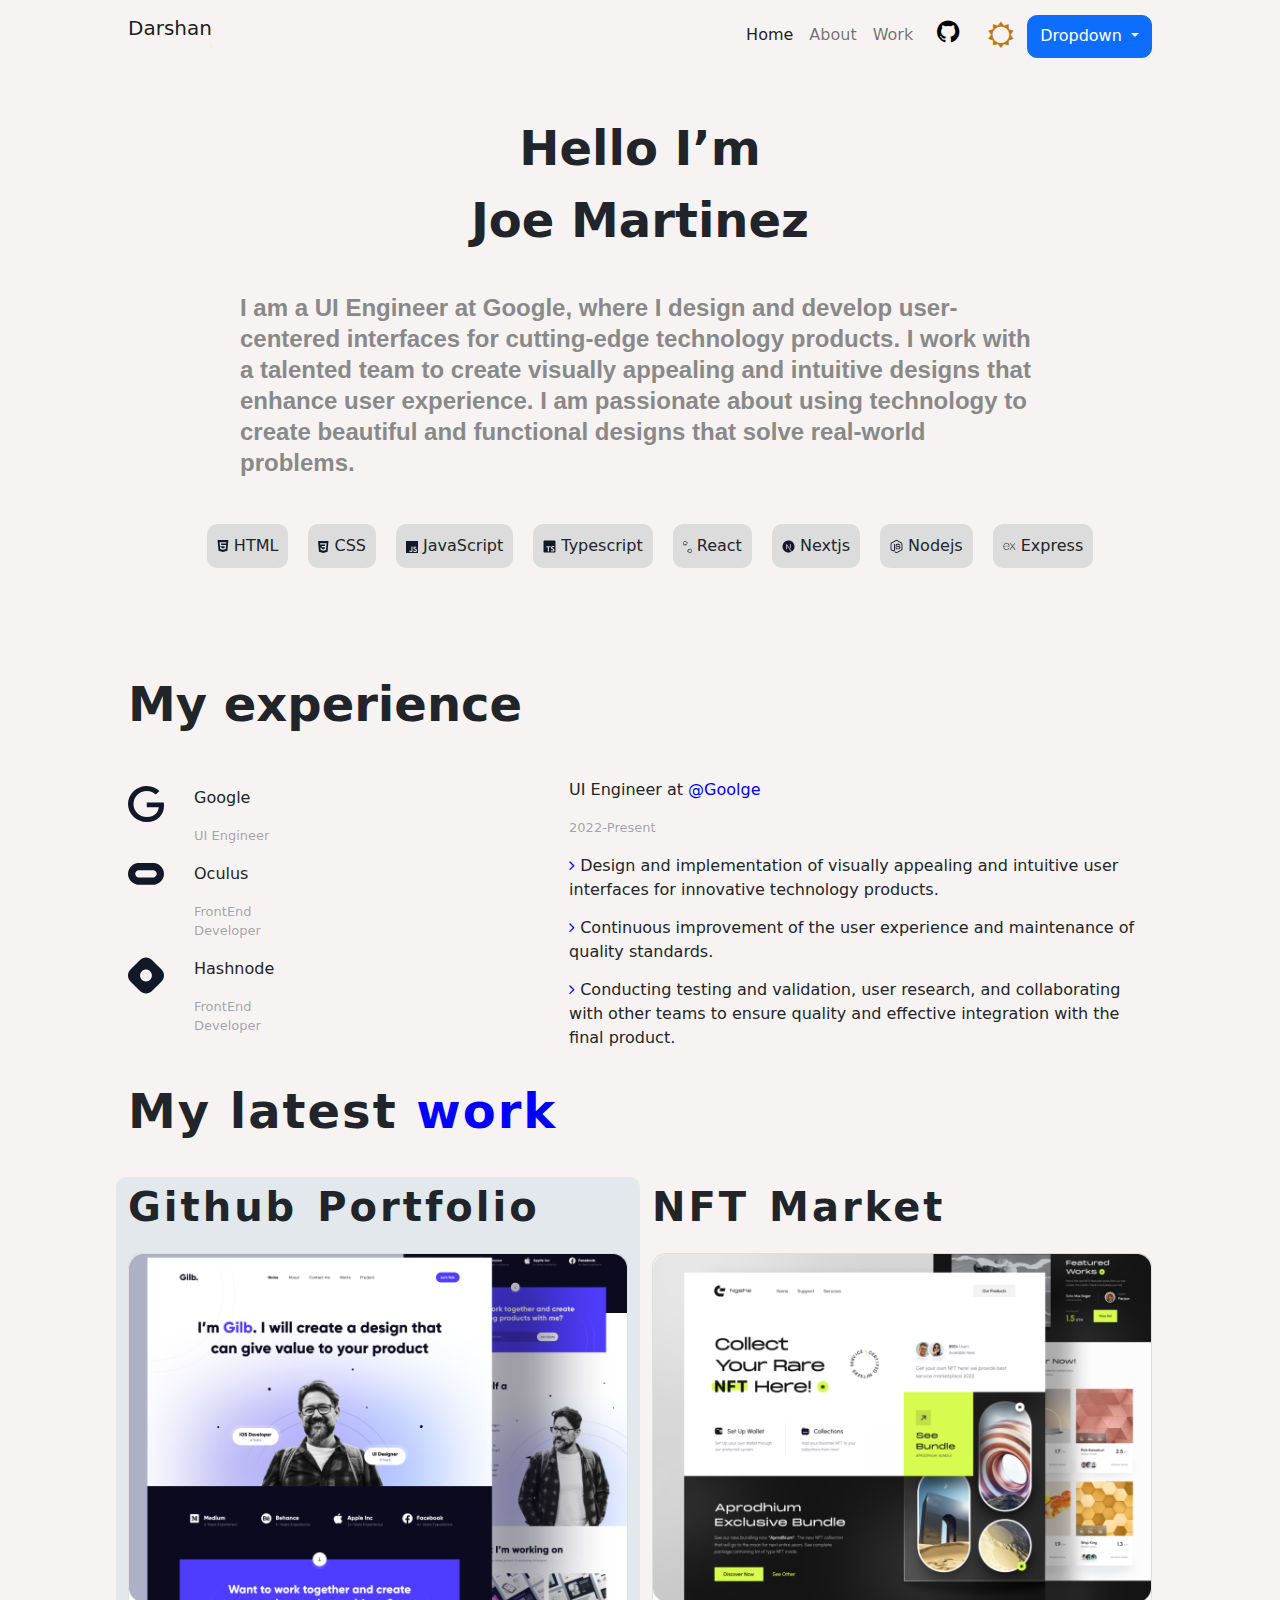
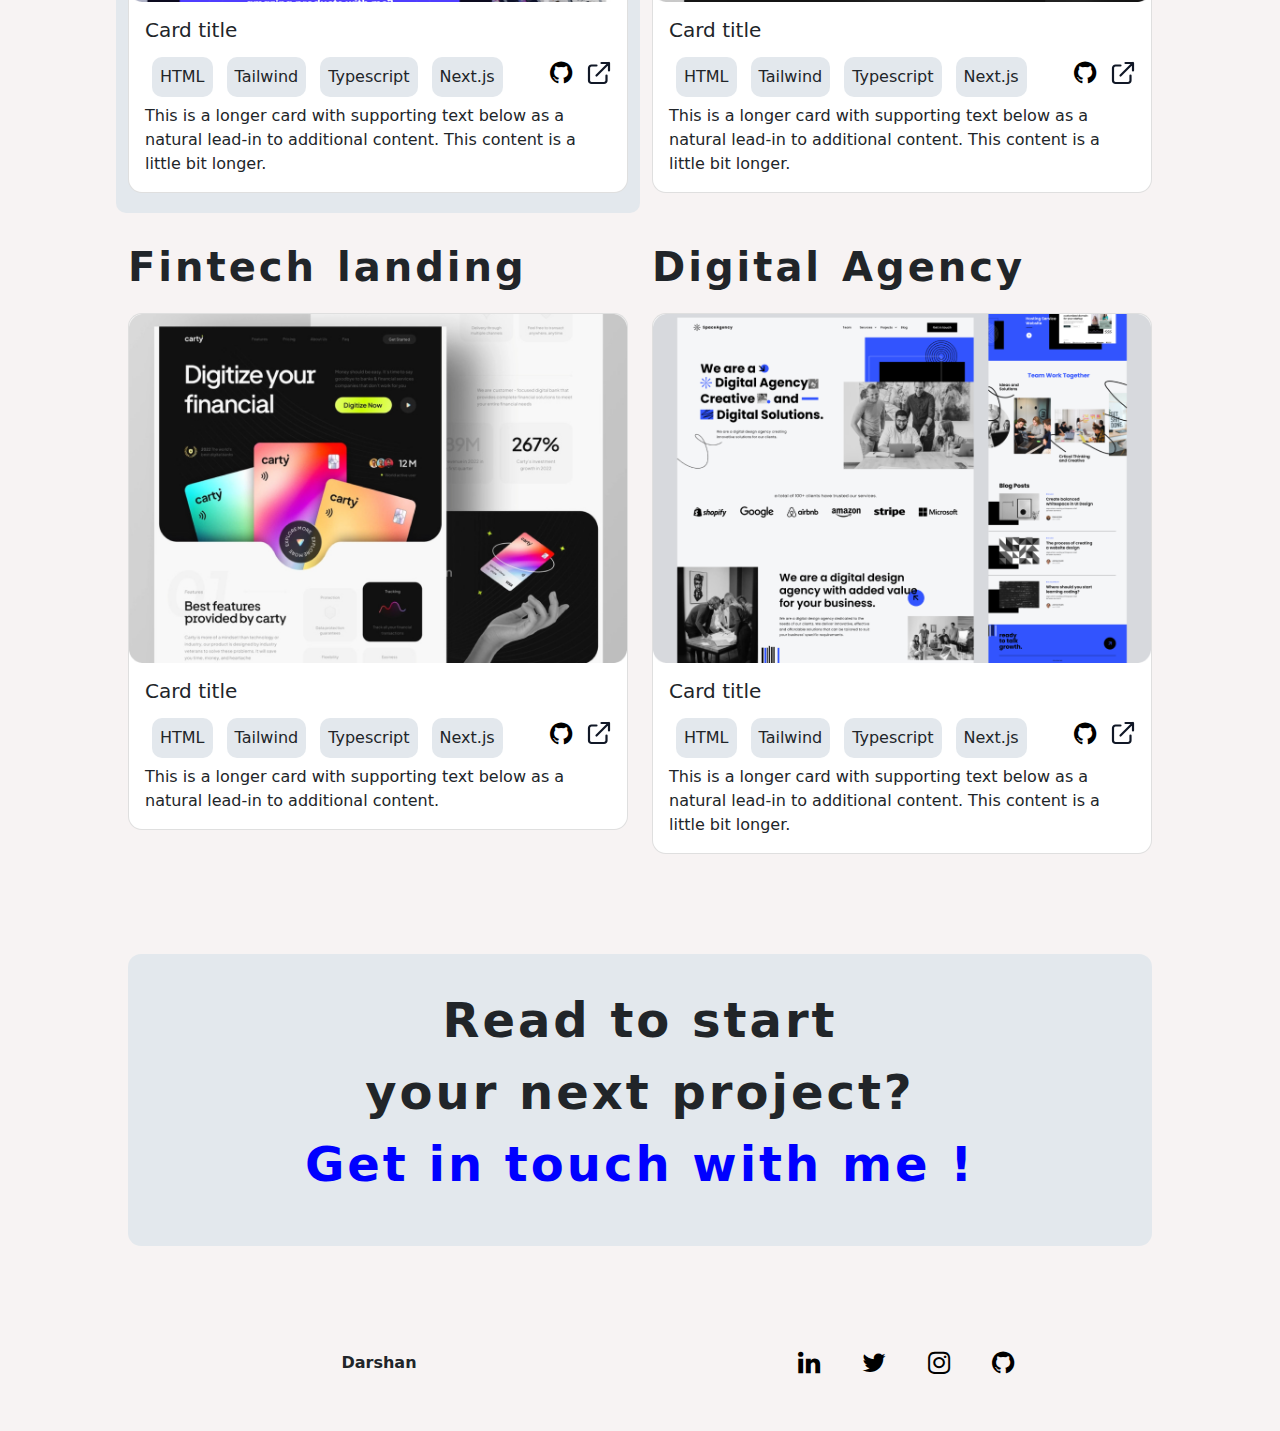
<file: portfolio/index.html>
<!doctype html>
<html lang="en">

<head>
    <!-- Required meta tags -->
    <meta charset="utf-8">
    <meta name="viewport" content="width=device-width, initial-scale=1">

    <!-- Bootstrap CSS -->
    <link href="bootstrap.min.css" rel="stylesheet">
    <link rel="stylesheet" href="https://cdnjs.cloudflare.com/ajax/libs/font-awesome/4.7.0/css/font-awesome.min.css">
    <script src="https://ajax.googleapis.com/ajax/libs/jquery/3.2.1/jquery.min.js"></script>

    <title>Hello, world!</title>
</head>

<style>
    .title_for_card {
        display: flex;
        flex-direction: row;
        flex-wrap: wrap;
    }

    .footer {
        display: flex;
        width: 80%;

    }

    .ready_to_start_child {
        width: 80%;
        padding-top: 30px;
        padding-bottom: 30px;
        padding-left: 100px;
        padding-right: 100px;
        background-color: rgba(227, 232, 237, 1);
        border-radius: 13px;
    }

    .ready_to_start {
        display: flex;
        justify-content: center;
        margin-top: 100px;
        margin-bottom: 100px;
    }

    #ready_child_p {

        text-align: center;
        font-size: xxx-large;
        font-weight: 600;
        letter-spacing: 3px;
    }

    .cards_mobile {
        display: flex;
        justify-content: space-between;
    }

    .experience {
        display: flex;
        justify-content: center;
    }

    .exp_main {
        width: 80%;
        padding-top: 50px;
        display: flex;
        justify-content: center;
    }

    .icons_svg {
        width: 90%;
    }

    .right_to_icon_svg {
        padding-top: 130px;
    }

    .inside_skills {
        padding-top: 30px;
        display: flex;
        justify-content: space-between;
        flex-wrap: wrap;
    }

    body {
        background-color: rgba(247, 243, 243, 1);
    }

    @media only screen and (max-width: 400px) {
        .footer {
            margin-left: 50%;
            justify-content: center;
            display: flex;
            flex-direction: column;
        }
    }

    @media only screen and (max-width: 950px) {
        .title_for_card {
            flex-direction: column;
        }
    }


    @media only screen and (max-width: 1115px) {

        #ready_child_p {
            text-align: center;
            font-size: large;
            font-weight: 600;
            letter-spacing: 3px;

        }

        .cards_mobile {
            display: grid;
            grid-template-columns: auto auto;
            row-gap: 4px;
        }

        .exp_main {
            display: flex;
            flex-direction: column;
            justify-content: center;
        }

        .right_to_icon_svg {
            padding-top: 30px;
        }

        .inside_skills {
            /* background-color: red; */
            display: grid;
            padding: 20px;
            grid-template-columns: auto auto auto;
            row-gap: 15px;
        }

        .last_two {
            /* justify-content: center !important; */
            margin-left: 250px;
            align-self: center !important;
        }

    }
</style>

<body>

    <div id="Home" style="display: flex; justify-content: center; ">

        <nav class="navbar navbar-expand-lg navbar-light  "
            style="display: flex; justify-content: space-between;width: 80%; ">
            <div style="height: 100%;">
                <a style="display: flex ; align-items: start;" class="navbar-brand" href="#">
                    <p>Darshan</p>
                </a>
            </div>
            <div style=" display: flex;justify-content: space-between; flex-direction: column;">
                <!-- <div style = "display: flex;justify-content: space-between; flex-direction: row;"> -->
                <div class="d" style=" width: 100%; display: flex;justify-content: center;flex-direction: column;">


                    <button class="navbar-toggler" type="button" data-bs-toggle="collapse"
                        data-bs-target="#navbarSupportedContent" aria-controls="navbarSupportedContent"
                        aria-expanded="false" aria-label="Toggle navigation">
                        <span class="navbar-toggler-icon"></span>
                    </button>

                    <div class="collapse navbar-collapse" id="navbarSupportedContent">
                        <ul class="navbar-nav me-auto mb-2 mb-lg-0"
                            style="display: flex;justify-content: end; width:100%">
                            <li class="nav-item">
                                <a class="nav-link active" aria-current="page" href="#Home">Home</a>
                            </li>
                            <li class="nav-item">
                                <a class="nav-link" href="#About">About</a>
                            </li>
                            <li class="nav-item">
                                <a class="nav-link" href="#Work">Work</a>
                            </li>
                            <form class="d-flex">
                                <li><a class="dropdown-item" href="https://github.com/Darshan-Padia"><i
                                            class="fa fa-github" style="font-size:26px; color: black;"></i></a></li>
                            </form>
                            <form class="d-flex">
                                <button class="btn btn" type="submit"><i class="fa fa-sun-o"
                                        style="font-size:26px; color: rgb(193, 121, 12);"></i>
                                </button>
                            </form>

                            <!-- Default dropend button -->
                            <div class="btn-group dropdown">
                                <button type="button" class="btn btn-primary dropdown-toggle"
                                    style="border-radius: 10px;" data-bs-toggle="dropdown" aria-expanded="false">
                                    Dropdown
                                </button>
                                <ul class="dropdown-menu">
                                    <li><a class="dropdown-item" href="#">Action</a></li>
                                    <li><a class="dropdown-item" href="#">Another action</a></li>
                                    <li><a class="dropdown-item" href="#">Something else here</a></li>
                                </ul>
                            </div>
                    </div>

                    <!-- </div> -->

                </div>

                </ul>
            </div>

    </div>
    </nav>
    </div>

    <div id="About" style="display: flex; justify-content: center; ">
        <div style="width: 800px; margin-right: 10%; margin-left: 10%;" class="intro">

            <p
                style=" padding-top: 40px; padding-bottom: 20px; text-align: center; font-size: xxx-large; font-weight: bold;">
                Hello I’m <br>
                Joe Martinez
            </p>
            <p style="

            font-family: Arial, Helvetica, sans-serif;
                font-style: normal;
                font-weight: 600;
                font-size: 24px;
                line-height: 31px;
                /* or 129% */
                
                text-align: left;
                
                color: #898989;">
                I am a UI Engineer at Google, where I design and develop user-centered interfaces for cutting-edge
                technology products. I work with a talented team to create visually appealing and intuitive designs that
                enhance user experience. I am passionate about using technology to create beautiful and functional
                designs that solve real-world problems.
            </p>

        </div>


    </div>


    <div style="display: flex; justify-content: center; flex-wrap: wrap;">
        <div class="skills">

            <div class="inside_skills">

                <div style="padding: 10px; margin-left: 20px; background-color: gainsboro; border-radius: 10px;">
                    <img src="Vector.svg" alt="html_image"> HTML
                </div>

                <div style="padding: 10px; margin-left: 20px; background-color: gainsboro; border-radius: 10px;">
                    <img src="Vector-1.svg" alt="html_image"> CSS
                </div>

                <div style="padding: 10px; margin-left: 20px; background-color: gainsboro; border-radius: 10px;">
                    <img src="Vector-2.svg" alt="html_image"> JavaScript
                </div>

                <div style="padding: 10px; margin-left: 20px; background-color: gainsboro; border-radius: 10px;">
                    <img src="Vector-3.svg" alt="html_image"> Typescript
                </div>

                <div style="padding: 10px; margin-left: 20px; background-color: gainsboro; border-radius: 10px;">
                    <img src="Vector-4.svg" alt="html_image"> React
                </div>

                <div style="padding: 10px; margin-left: 20px; background-color: gainsboro; border-radius: 10px;">
                    <img src="Vector-5.svg" alt="html_image"> Nextjs
                </div>

                <div class="last_two"
                    style="padding: 10px; margin-left: 20px; background-color: gainsboro; border-radius: 10px;">
                    <img src="Vector-6.svg" alt="html_image"> Nodejs
                </div>

                <div class="last_two"
                    style="padding: 10px; margin-left: 20px; background-color: gainsboro; border-radius: 10px;">
                    <img src="Vector-7.svg" alt="html_image"> Express
                </div>

            </div>
        </div>
    </div>

    <div class="experience">
        <div class="exp_main">
            <div class="icons_svg">
                <p
                    style='padding-top : 50px; padding-bottom: 30px; font-size: xxx-large;text-align: left; font-weight: bolder;'>
                    My experience
                </p>
                <div style="display: flex;flex-direction: column; width :150px ">
                    <div style="display: flex;">
                        <div>
                            <img src="google.svg" alt="google_image">
                        </div>
                        <div style="display: flex; flex-direction: column; padding-left: 30px;">
                            <p>
                                Google
                            </p>
                            <p style="font-size:small ; color: rgba(23, 33, 53, 0.4); padding-top: -30px;">
                                UI Engineer
                            </p>
                        </div>
                    </div>

                    <div style="display: flex;">
                        <div>
                            <img src="oculus.svg" alt="google_image">
                        </div>
                        <div style="display: flex; flex-direction: column; padding-left: 30px;">
                            <p>
                                Oculus
                            </p>
                            <p style="font-size:small ; color: rgba(23, 33, 53, 0.4);">
                                FrontEnd Developer
                            </p>
                        </div>
                    </div>

                    <div style="display: flex;">
                        <div>
                            <img src="hashnode.svg" alt="google_image">
                        </div>
                        <div style="display: flex; flex-direction: column; padding-left: 30px;">
                            <p>
                                Hashnode
                            </p>
                            <p style="font-size:small ; color: rgba(23, 33, 53, 0.4);">
                                FrontEnd Developer
                            </p>
                        </div>
                    </div>
                </div>

            </div>

            <div class="right_to_icon_svg">
                <div style="padding-top: 30px;">
                    <p>
                        UI Engineer at <wer style="color: blue;">@Goolge</wer>
                    </p>
                    <p style="font-size:small ; color: rgba(23, 33, 53, 0.4);">
                        2022-Present
                    </p>
                </div>

                <div style="padding-bottom: 14px;">
                    <i class="fa fa-angle-right" style="color:blue"></i>
                    Design and implementation of visually appealing and intuitive user interfaces for innovative
                    technology products.
                </div>

                <div style="padding-bottom: 14px;">
                    <i class="fa fa-angle-right" style="color:blue"></i>
                    Continuous improvement of the user experience and maintenance of quality standards.

                </div>

                <div style="padding-bottom: 25px;">
                    <i class="fa fa-angle-right" style="color:blue"></i>
                    Conducting testing and validation, user research, and collaborating with other teams to ensure
                    quality and effective integration with the final product.
                </div>



            </div>


        </div>
    </div>

    <!-- z -->

    <div id="Work" style="display: flex; justify-content: center;">
        <div style="width: 80%;">
            <div style="margin-bottom: 3%;">
                <p style="letter-spacing: 2px; font-weight: 400; font-size: xxx-large;">
                    <b>
                        My latest <wcw style="color: blue;">work</wcw>
                    </b>
                </p>
            </div>
            <div class="row row-cols-1 row-cols-md-2 g-4">

                <div id="first_card" class="col"
                    style=" position: a;z-index: 1; background-color:rgba(227, 232, 237, 1) ; border-radius: 10px;padding-bottom: 20px;">
                    <div class="title_for_card">
                        <div style="padding-right: 4%;">
                            <p style="letter-spacing: 3px; font-weight: bolder; font-size: 40px;">Github</p>
                        </div>
                        <div>
                            <p style="letter-spacing: 3px; font-weight: bolder; font-size: 40px;">Portfolio</p>
                        </div>
                    </div>                    
                    <div class="card" style="border-radius: 14px;">
                        <img src="img.png" class="card-img-top" alt="...">
                        <div class="card-body">
                            <h5 class="card-title">Card title</h5>
                            <div style="display: flex; justify-content: space-between;flex-wrap: wrap">
                                <div class='cards_mobile  '>
                                    <div>
                                        <p
                                            style="background-color: rgba(227, 232, 237, 1); border-radius: 10px; margin: 7px; padding:8px">
                                            HTML</p>
                                    </div>
                                    <div>
                                        <p
                                            style="background-color: rgba(227, 232, 237, 1); border-radius: 10px; margin: 7px; padding:8px">
                                            Tailwind</p>
                                    </div>
                                    <div>
                                        <p
                                            style="background-color: rgba(227, 232, 237, 1); border-radius: 10px; margin: 7px; padding:8px">
                                            Typescript</p>
                                    </div>
                                    <div>
                                        <p
                                            style="background-color: rgba(227, 232, 237, 1); border-radius: 10px; margin: 7px; padding:8px">
                                            Next.js</p>
                                    </div>
                                </div>

                                <div style="display: flex; margin-top: 10px;">
                                    <div style="padding-right: 15px;">
                                        <i class="fa fa-github" style="font-size:26px; color: black;"></i>
                                    </div>

                                    <div>
                                        <img src="share.svg" alt="">
                                    </div>
                                </div>

                            </div>
                            <p class="card-text">This is a longer card with supporting text below as a natural lead-in
                                to additional content. This content is a little bit longer.</p>
                        </div>
                    </div>
                </div>
                <div class="col">
                    <div class="title_for_card">
                        <div style="padding-right: 4%;">
                            <p style="letter-spacing: 3px; font-weight: bolder; font-size: 40px;">NFT</p>
                        </div>
                        <div>
                            <p style="letter-spacing: 3px; font-weight: bolder; font-size: 40px;">Market</p>
                        </div>
                    </div>
                    <div class="card" style="border-radius: 14px;">
                        <img src="img-1.png" class="card-img-top" alt="...">
                        <div class="card-body">
                            <h5 class="card-title">Card title</h5>
                            <div style="display: flex; justify-content: space-between;flex-wrap: wrap">
                                <div class='cards_mobile '>
                                    <div>
                                        <p
                                            style="background-color: rgba(227, 232, 237, 1); border-radius: 10px; margin: 7px; padding:8px">
                                            HTML</p>
                                    </div>
                                    <div>
                                        <p
                                            style="background-color: rgba(227, 232, 237, 1); border-radius: 10px; margin: 7px; padding:8px">
                                            Tailwind</p>
                                    </div>
                                    <div>
                                        <p
                                            style="background-color: rgba(227, 232, 237, 1); border-radius: 10px; margin: 7px; padding:8px">
                                            Typescript</p>
                                    </div>
                                    <div>
                                        <p
                                            style="background-color: rgba(227, 232, 237, 1); border-radius: 10px; margin: 7px; padding:8px">
                                            Next.js</p>
                                    </div>
                                </div>

                                <div style="display: flex; margin-top: 10px;">
                                    <div style="padding-right: 15px;">
                                        <i class="fa fa-github" style="font-size:26px; color: black;"></i>
                                    </div>

                                    <div>
                                        <img src="share.svg" alt="">
                                    </div>
                                </div>

                            </div>
                            <p class="card-text">This is a longer card with supporting text below as a natural lead-in
                                to additional content. This content is a little bit longer.</p>
                        </div>
                    </div>
                </div>
                <div class="col">
                    <div class="title_for_card">
                        <div style="padding-right: 4%;">
                            <p style="letter-spacing: 3px; font-weight: bolder; font-size: 40px;">Fintech</p>
                        </div>
                        <div>
                            <p style="letter-spacing: 3px; font-weight: bolder; font-size: 40px;">landing</p>
                        </div>
                    </div>
                    <div class="card" style="border-radius: 14px;">
                        <img src="img-2.png" class="card-img-top" alt="...">
                        <div class="card-body">
                            <h5 class="card-title">Card title</h5>
                            <div style="display: flex; justify-content: space-between; flex-wrap: wrap  ;">
                                <div class='cards_mobile  '>
                                    <div>
                                        <p
                                            style="background-color: rgba(227, 232, 237, 1); border-radius: 10px; margin: 7px; padding:8px">
                                            HTML</p>
                                    </div>
                                    <div>
                                        <p
                                            style="background-color: rgba(227, 232, 237, 1); border-radius: 10px; margin: 7px; padding:8px">
                                            Tailwind</p>
                                    </div>
                                    <div>
                                        <p
                                            style="background-color: rgba(227, 232, 237, 1); border-radius: 10px; margin: 7px; padding:8px">
                                            Typescript</p>
                                    </div>
                                    <div>
                                        <p
                                            style="background-color: rgba(227, 232, 237, 1); border-radius: 10px; margin: 7px; padding:8px">
                                            Next.js</p>
                                    </div>
                                </div>

                                <div style="display: flex; margin-top: 10px;">
                                    <div style="padding-right: 15px;">
                                        <i class="fa fa-github" style="font-size:26px; color: black;"></i>
                                    </div>

                                    <div>
                                        <img src="share.svg" alt="">
                                    </div>
                                </div>

                            </div>

                            <p class="card-text">This is a longer card with supporting text below as a natural lead-in
                                to additional content.</p>
                        </div>
                    </div>
                </div>
                <div class="col">
                    <div class="title_for_card">
                        <div style="padding-right: 4%;">
                            <p style="letter-spacing: 3px; font-weight: bolder; font-size: 40px;">Digital</p>
                        </div>
                        <div>
                            <p style="letter-spacing: 3px; font-weight: bolder; font-size: 40px;">Agency</p>
                        </div>
                    </div>
                    <div class="card" style="border-radius: 14px;">
                        <img src="img-3.png" class="card-img-top" alt="...">
                        <div class="card-body">
                            <h5 class="card-title">Card title</h5>
                            <div style="display: flex; justify-content: space-between;flex-wrap: wrap">
                                <div class='cards_mobile  '>
                                    <div>
                                        <p
                                            style="background-color: rgba(227, 232, 237, 1); border-radius: 10px; margin: 7px; padding:8px">
                                            HTML</p>
                                    </div>
                                    <div>
                                        <p
                                            style="background-color: rgba(227, 232, 237, 1); border-radius: 10px; margin: 7px; padding:8px">
                                            Tailwind</p>
                                    </div>
                                    <div>
                                        <p
                                            style="background-color: rgba(227, 232, 237, 1); border-radius: 10px; margin: 7px; padding:8px">
                                            Typescript</p>
                                    </div>
                                    <div>
                                        <p
                                            style="background-color: rgba(227, 232, 237, 1); border-radius: 10px; margin: 7px; padding:8px">
                                            Next.js</p>
                                    </div>
                                </div>

                                <div style="display: flex; margin-top: 10px;">
                                    <div style="padding-right: 15px;">
                                        <i class="fa fa-github" style="font-size:26px; color: black;"></i>
                                    </div>

                                    <div>
                                        <img src="share.svg" alt="">
                                    </div>
                                </div>

                            </div>
                            <p class="card-text">This is a longer card with supporting text below as a natural lead-in
                                to additional content. This content is a little bit longer.</p>
                        </div>
                    </div>
                </div>
            </div>
        </div>
    </div>


    <div class="ready_to_start">
        <div class="ready_to_start_child">
            <p id="ready_child_p">
                Read to start <br> your next project? <br>
                <ert style="color: blue;"> Get in touch with me !</ert>
            </p>
        </div>
    </div>

    <div style="display: flex; justify-content: center; margin-bottom: 40px; flex-wrap: wrap;">
        <div class="footer">

            <div style="display: flex; justify-content: center ;width: 50%; padding-top: 5px;margin-right: 20px;">
                <p><b>Darshan</b></p>
            </div>

            <div style="display: flex; justify-content: center ; width: 50%;">
                <div style="padding-left: 10px;">
                    <a class="dropdown-item" href="https://www.linkedin.com/in/darshan-padia-920807222/"><i
                            class="fa fa-linkedin" style="font-size:26px; color: black;"></i></a></li>
                    <!-- <i class="fa fa-linkedin" style="font-size:26px; color: black;"></i> -->
                </div>

                <div style="padding-left: 10px;">
                    <a class="dropdown-item" href="https://www.linkedin.com/in/darshan-padia-920807222/"><i
                            class="fa fa-twitter" style="font-size:26px; color: black;"></i></a></li>
                    <!-- <i class="fa fa-twitter" style="font-size:26px; color: black;"></i> -->
                </div>

                <div style="padding-left: 10px;">
                    <a class="dropdown-item" href="https://www.instagram.com/darshan_padia/"><i class="fa fa-instagram"
                            style="font-size:26px; color: black;"></i></a></li>
                    <!-- <i class="fa fa-instagram" style="font-size:26px; color: black;"></i> -->
                </div>

                <div style="padding-left: 10px;">
                    <a class="dropdown-item" href="https://github.com/Darshan-Padia"><i class="fa fa-github"
                            style="font-size:26px; color: black;"></i></a></li>
                    <!-- <i class="fa fa-github" style="font-size:26px; color: black;"></i> -->
                </div>

            </div>

        </div>
    </div>




    <!-- Optional JavaScript; choose one of the two! -->

    <!-- Option 1: Bootstrap Bundle with Popper -->
    <script src="https://cdn.jsdelivr.net/npm/bootstrap@5.0.2/dist/js/bootstrap.bundle.min.js"
        integrity="sha384-MrcW6ZMFYlzcLA8Nl+NtUVF0sA7MsXsP1UyJoMp4YLEuNSfAP+JcXn/tWtIaxVXM" crossorigin="anonymous">
    </script>

    <!-- Option 2: Separate Popper and Bootstrap JS -->
    <!--
    <script src="https://cdn.jsdelivr.net/npm/@popperjs/core@2.9.2/dist/umd/popper.min.js" integrity="sha384-IQsoLXl5PILFhosVNubq5LC7Qb9DXgDA9i+tQ8Zj3iwWAwPtgFTxbJ8NT4GN1R8p" crossorigin="anonymous"></script>
    <script src="https://cdn.jsdelivr.net/npm/bootstrap@5.0.2/dist/js/bootstrap.min.js" integrity="sha384-cVKIPhGWiC2Al4u+LWgxfKTRIcfu0JTxR+EQDz/bgldoEyl4H0zUF0QKbrJ0EcQF" crossorigin="anonymous"></script>
    -->
</body>

</html>
</file>
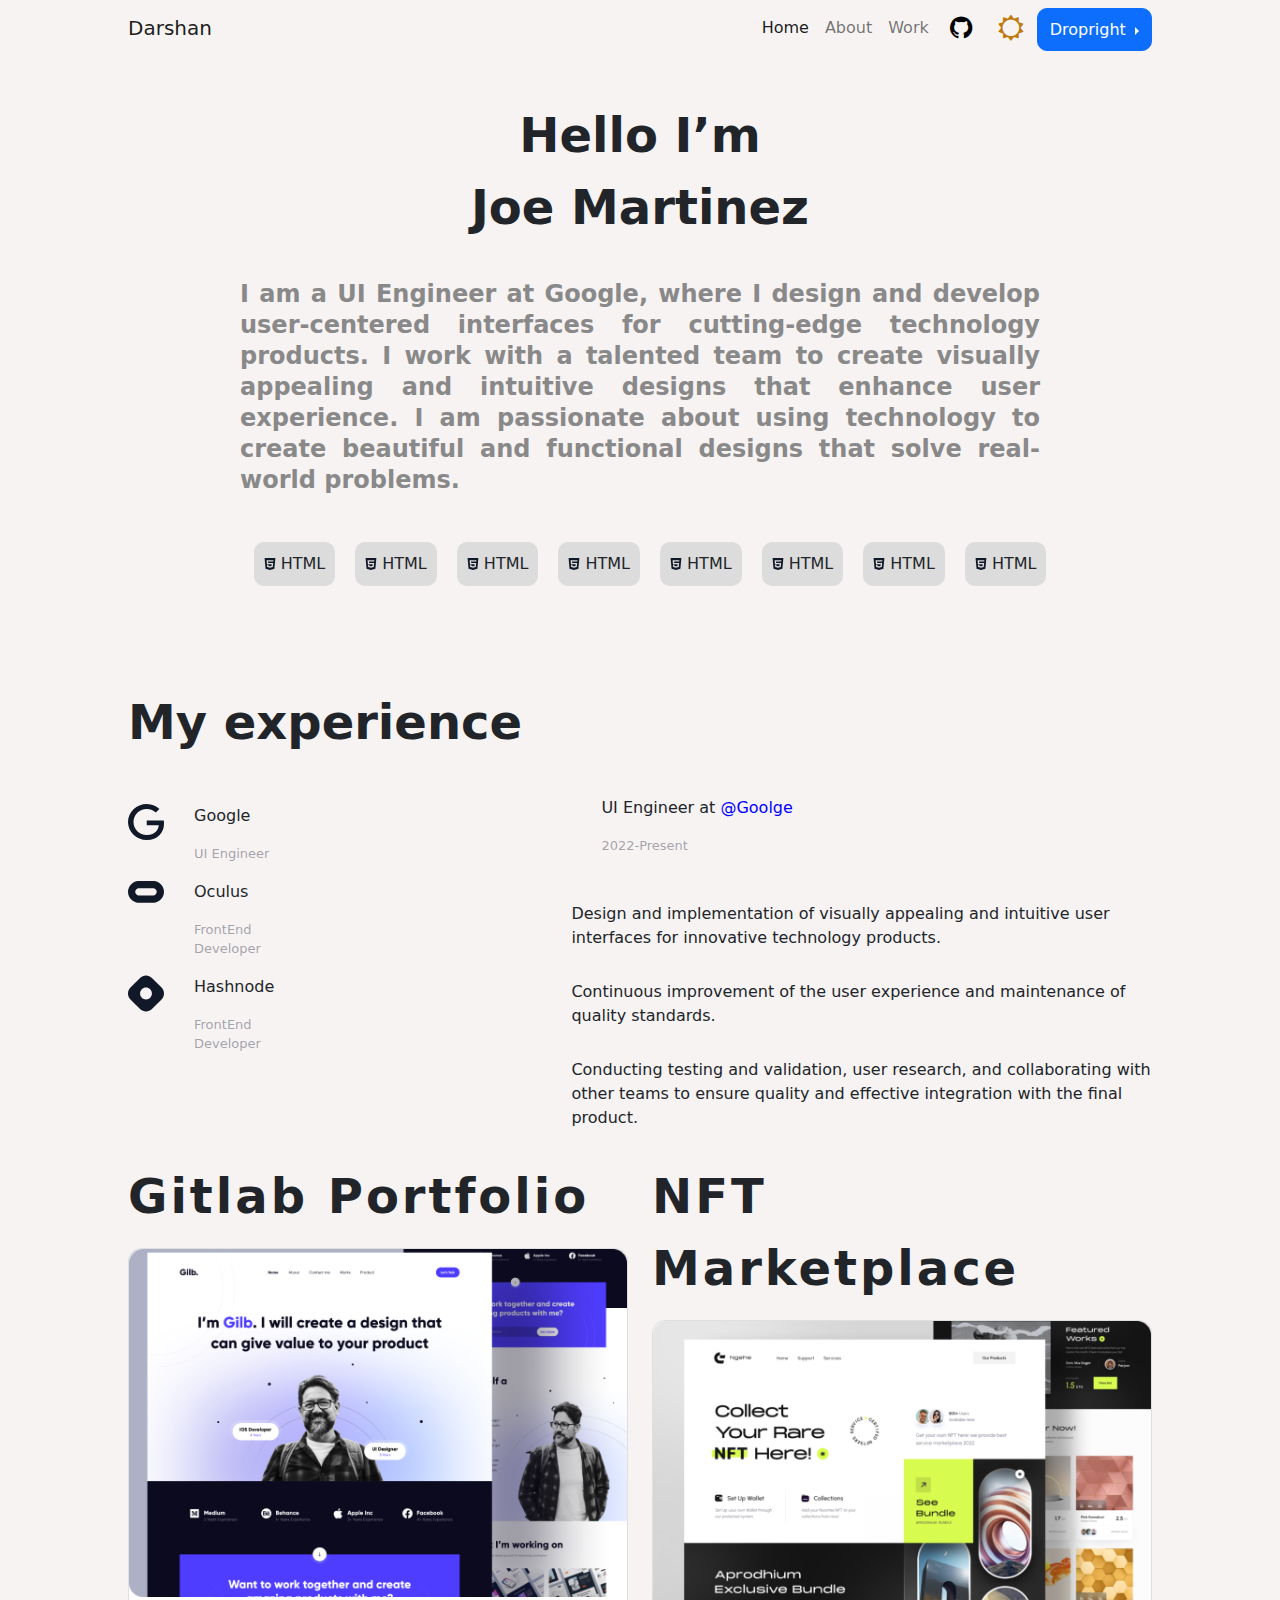
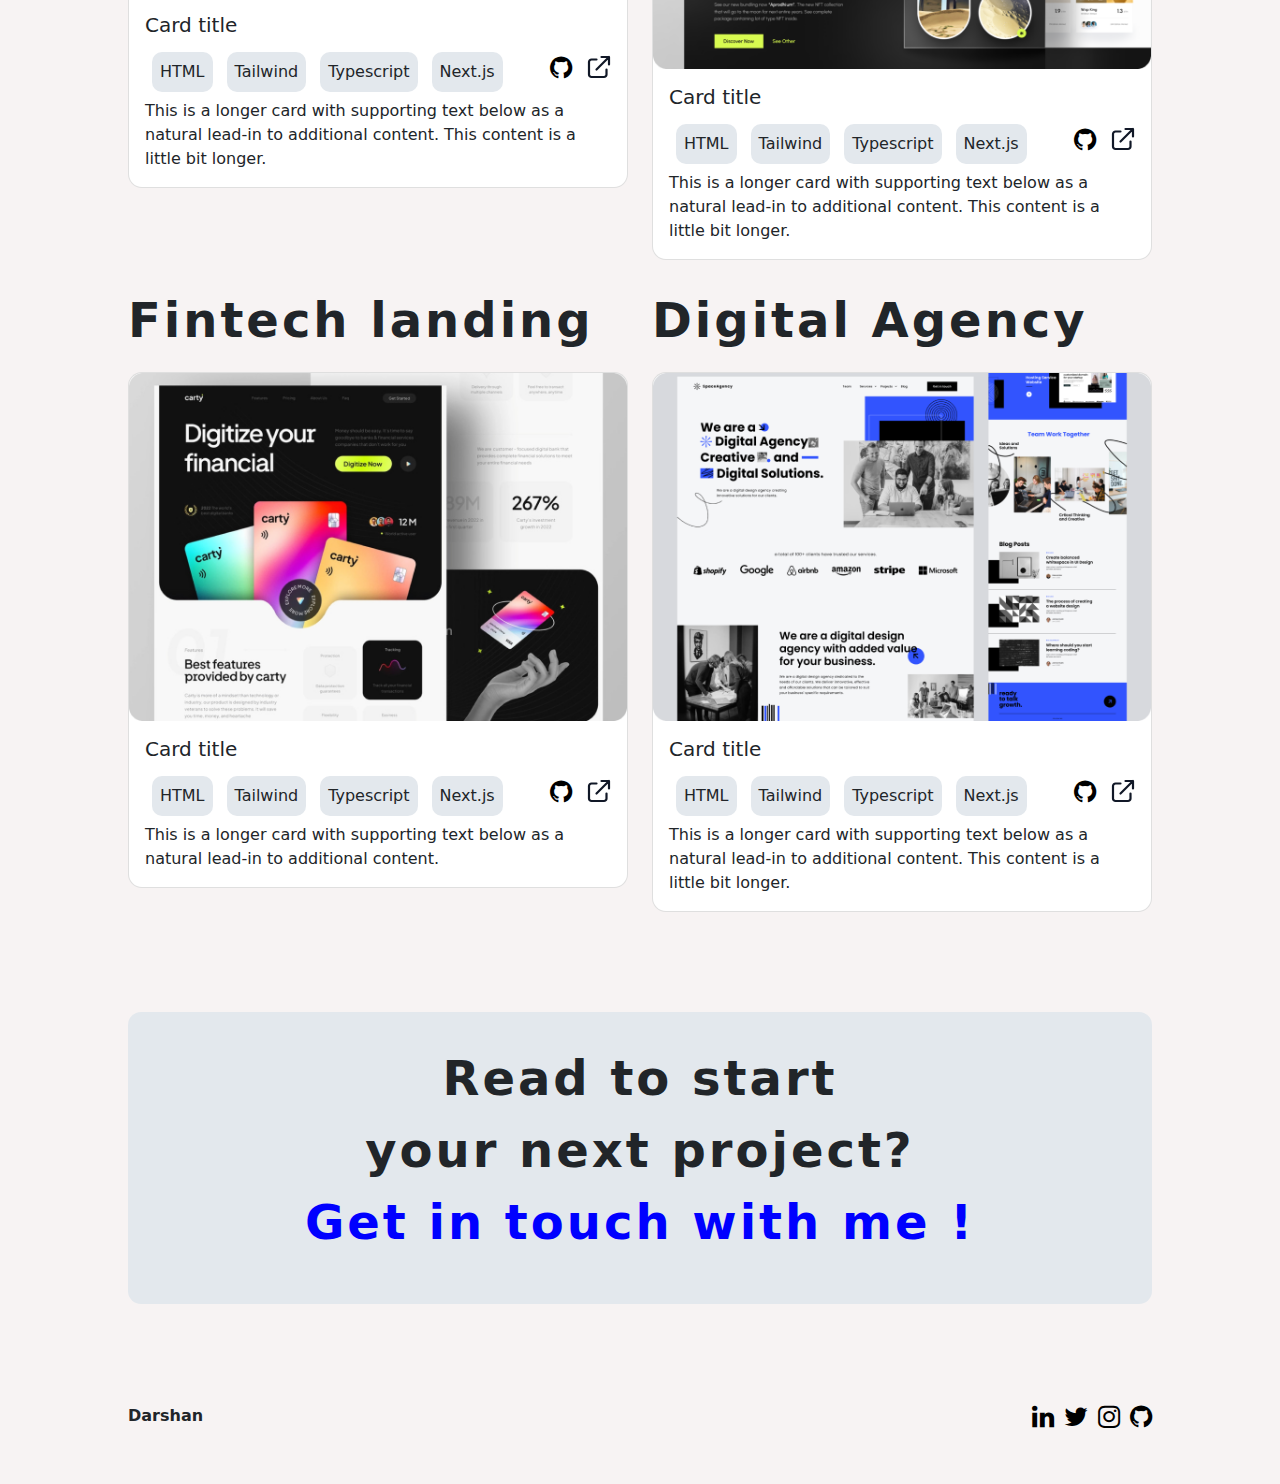
<file: portfolio/my_portfolio.html>
<!doctype html>
<html lang="en">

<head>
    <!-- Required meta tags -->
    <meta charset="utf-8">
    <meta name="viewport" content="width=device-width, initial-scale=1">

    <!-- Bootstrap CSS -->
    <link href="bootstrap.min.css" rel="stylesheet">
    <link rel="stylesheet" href="https://cdnjs.cloudflare.com/ajax/libs/font-awesome/4.7.0/css/font-awesome.min.css">

    <title>Hello, world!</title>
</head>

<style>
    .ready_to_start_child{
        width: 80%; padding-top: 30px; padding-bottom: 30px ; padding-left: 100px; padding-right: 100px; background-color: rgba(227, 232, 237, 1); border-radius: 13px;
    }
    .ready_to_start{
        display: flex; justify-content: center; margin-top: 100px;margin-bottom: 100px;
    }
   #ready_child_p{
        
        text-align: center; font-size: xxx-large;font-weight: 600; letter-spacing: 3px;
    }
    .cards_mobile{
        display: flex; justify-content: space-between;
        }
    .experience{
        display: flex; justify-content: center;
    }

    .exp_main{
        width: 80%; padding-top: 50px; display: flex;justify-content: center;
    }

    .icons_svg{
        width: 90%;
    }

    .right_to_icon_svg{
        padding-top: 130px;
    }

    .inside_skills {
        padding-top: 30px;
        display: flex;
        justify-content: space-between;
        flex-wrap: wrap;
    }

    body {
        background-color: rgba(247, 243, 243, 1);
    }

    @media only screen and (max-width: 800px) {

       #ready_child_p{
            text-align: center; font-size: large;font-weight: 600; letter-spacing: 3px;

        }

        .cards_mobile{
            display: grid;
            grid-template-columns: auto auto;
            row-gap: 4px;
        }

        .exp_main{
            display: flex;
            flex-direction: column;
            justify-content: center;
        }
        .right_to_icon_svg{
            padding-top: 30px;
        }

        .inside_skills {
            /* background-color: red; */
            display: grid;
            padding: 20px;
            grid-template-columns: auto auto auto;
            row-gap: 15px;
            
            
            
            
        }
        
        .last_two {
            /* justify-content: center !important; */
            margin-left: 250px;
            align-self: center !important;
        }

    }
</style>

<body>

    <div style="display: flex; justify-content: center;">

        <nav class="navbar navbar-expand-lg navbar-light  " style="display: flex; justify-content: center;width: 80%; ">
            <div style=" width: 100%;display: flex;justify-content: space-between;">
                <a class="navbar-brand" href="#">Darshan</a>
                <div class="d">
                    <button class="navbar-toggler" type="button" data-bs-toggle="collapse"
                        data-bs-target="#navbarSupportedContent" aria-controls="navbarSupportedContent"
                        aria-expanded="false" aria-label="Toggle navigation">
                        <span class="navbar-toggler-icon"></span>
                    </button>
                </div>
                <div class="collapse navbar-collapse" id="navbarSupportedContent">
                    <ul class="navbar-nav me-auto mb-2 mb-lg-0" style="display: flex;justify-content: end; width:100%">
                        <li class="nav-item">
                            <a class="nav-link active" aria-current="page" href="#">Home</a>
                        </li>
                        <li class="nav-item">
                            <a class="nav-link" href="#">About</a>
                        </li>
                        <li class="nav-item">
                            <a class="nav-link" href="#">Work</a>
                        </li>
                        <form class="d-flex">
                            <button class="btn btn" type="submit"><i class="fa fa-github"
                                    style="font-size:26px; color: black;"></i>
                            </button>
                        </form>
                        <form class="d-flex">
                            <button class="btn btn" type="submit"><i class="fa fa-sun-o"
                                    style="font-size:26px; color: rgb(193, 121, 12);"></i>
                            </button>
                        </form>

                        <!-- Default dropend button -->
                        <div class="btn-group dropend">
                            <button type="button" class="btn btn-primary dropdown-toggle" style="border-radius: 10px;"
                                data-bs-toggle="dropdown" aria-expanded="false">
                                Dropright
                            </button>
                            <ul class="dropdown-menu">
                                <li><a class="dropdown-item" href="#">Action</a></li>
                                <li><a class="dropdown-item" href="#">Another action</a></li>
                                <li><a class="dropdown-item" href="#">Something else here</a></li>
                            </ul>
                        </div>
                </div>
                </ul>
            </div>

    </div>
    </nav>
    </div>

    <div style="display: flex; justify-content: center; ">
        <div  style="width: 800px; margin-right: 10%; margin-left: 10%;" class="intro">

            <p
                style=" padding-top: 40px; padding-bottom: 20px; text-align: center; font-size: xxx-large; font-weight: bold;">
                Hello I’m <br>
                Joe Martinez
            </p>
            <p style="
                font-style: normal;
                font-weight: 700;
                font-size: 24px;
                line-height: 31px;
                /* or 129% */
                
                text-align: justify;
                
                color: #898989;">
                I am a UI Engineer at Google, where I design and develop user-centered interfaces for cutting-edge
                technology products. I work with a talented team to create visually appealing and intuitive designs that
                enhance user experience. I am passionate about using technology to create beautiful and functional
                designs that solve real-world problems.
            </p>

        </div>


    </div>


    <div style="display: flex; justify-content: center; flex-wrap: wrap;">
        <div class="skills">

            <div class="inside_skills">

                <div style="padding: 10px; margin-left: 20px; background-color: gainsboro; border-radius: 10px;">
                    <img src="Vector.svg" alt="html_image"> HTML
                </div>

                <div style="padding: 10px; margin-left: 20px; background-color: gainsboro; border-radius: 10px;">
                    <img src="Vector.svg" alt="html_image"> HTML
                </div>

                <div style="padding: 10px; margin-left: 20px; background-color: gainsboro; border-radius: 10px;">
                    <img src="Vector.svg" alt="html_image"> HTML
                </div>

                <div style="padding: 10px; margin-left: 20px; background-color: gainsboro; border-radius: 10px;">
                    <img src="Vector.svg" alt="html_image"> HTML
                </div>

                <div style="padding: 10px; margin-left: 20px; background-color: gainsboro; border-radius: 10px;">
                    <img src="Vector.svg" alt="html_image"> HTML
                </div>

                <div style="padding: 10px; margin-left: 20px; background-color: gainsboro; border-radius: 10px;">
                    <img src="Vector.svg" alt="html_image"> HTML
                </div>

                <div class="last_two"
                    style="padding: 10px; margin-left: 20px; background-color: gainsboro; border-radius: 10px;">
                    <img src="Vector.svg" alt="html_image"> HTML
                </div>

                <div class="last_two"
                    style="padding: 10px; margin-left: 20px; background-color: gainsboro; border-radius: 10px;">
                    <img src="Vector.svg" alt="html_image"> HTML
                </div>

            </div>
        </div>
    </div>

    <div class="experience" >
        <div class="exp_main" >
            <div class="icons_svg" >
                <p
                    style='padding-top : 50px; padding-bottom: 30px; font-size: xxx-large;text-align: left; font-weight: bolder;'>
                    My experience
                </p>
                <div  style="display: flex;flex-direction: column; width :150px ">
                    <div style="display: flex;">
                        <div>
                            <img src="google.svg" alt="google_image">
                        </div>
                        <div style="display: flex; flex-direction: column; padding-left: 30px;">
                            <p>
                                Google
                            </p>
                            <p style="font-size:small ; color: rgba(23, 33, 53, 0.4); padding-top: -30px;">
                                UI Engineer
                            </p>
                        </div>
                    </div>

                    <div style="display: flex;">
                        <div>
                            <img src="oculus.svg" alt="google_image">
                        </div>
                        <div style="display: flex; flex-direction: column; padding-left: 30px;">
                            <p>
                                Oculus
                            </p>
                            <p style="font-size:small ; color: rgba(23, 33, 53, 0.4);">
                                FrontEnd Developer
                            </p>
                        </div>
                    </div>

                    <div style="display: flex;">
                        <div>
                            <img src="hashnode.svg" alt="google_image">
                        </div>
                        <div style="display: flex; flex-direction: column; padding-left: 30px;">
                            <p>
                                Hashnode
                            </p>
                            <p style="font-size:small ; color: rgba(23, 33, 53, 0.4);">
                                FrontEnd Developer
                            </p>
                        </div>
                    </div>
                </div>

            </div>

            <div class="right_to_icon_svg" >
                <div style="padding: 30px;">
                    <p>
                        UI Engineer at <wer style="color: blue;">@Goolge</wer>
                    </p>
                    <p style="font-size:small ; color: rgba(23, 33, 53, 0.4);">
                        2022-Present
                    </p>
                </div>

                <div style="padding-bottom: 30px;">
                    Design and implementation of visually appealing and intuitive user interfaces for innovative
                    technology products.
                </div>

                <div style="padding-bottom: 30px;">
                    Continuous improvement of the user experience and maintenance of quality standards.

                </div>

                <div style="padding-bottom: 30px;">
                    Conducting testing and validation, user research, and collaborating with other teams to ensure
                    quality and effective integration with the final product.
                </div>



            </div>


        </div>
    </div>

    <!-- z -->

    <div style="display: flex; justify-content: center;">
        <div style="width: 80%;">
            <div class="row row-cols-1 row-cols-md-2 g-4">
                <div class="col">
                    <p style="letter-spacing: 3px; font-weight: bolder; font-size: xxx-large;">Gitlab Portfolio</p>
                    <div class="card" style="border-radius: 14px;">
                        <img src="img.png" class="card-img-top" alt="...">
                        <div class="card-body">
                            <h5 class="card-title">Card title</h5>
                            <div style="display: flex; justify-content: space-between;">
                                <div class ='cards_mobile  '">
                                    <div>
                                        <p
                                            style="background-color: rgba(227, 232, 237, 1); border-radius: 10px; margin: 7px; padding:8px">
                                            HTML</p>
                                    </div>
                                    <div>
                                        <p
                                            style="background-color: rgba(227, 232, 237, 1); border-radius: 10px; margin: 7px; padding:8px">
                                            Tailwind</p>
                                    </div>
                                    <div>
                                        <p
                                            style="background-color: rgba(227, 232, 237, 1); border-radius: 10px; margin: 7px; padding:8px">
                                            Typescript</p>
                                    </div>
                                    <div>
                                        <p
                                            style="background-color: rgba(227, 232, 237, 1); border-radius: 10px; margin: 7px; padding:8px">
                                            Next.js</p>
                                    </div>
                                </div>

                                <div style="display: flex; margin-top: 10px;">
                                    <div style="padding-right: 15px;">
                                        <i class="fa fa-github" style="font-size:26px; color: black;"></i>
                                    </div>

                                    <div>
                                        <img src="share.svg" alt="">
                                    </div>
                                </div>

                            </div>
                            <p class="card-text">This is a longer card with supporting text below as a natural lead-in
                                to additional content. This content is a little bit longer.</p>
                        </div>
                    </div>
                </div>
                <div class="col">
                    <p style="letter-spacing: 3px; font-weight: bolder; font-size: xxx-large;">NFT Marketplace</p>
                    <div class="card" style="border-radius: 14px;">
                        <img src="img-1.png" class="card-img-top" alt="...">
                        <div class="card-body">
                            <h5 class="card-title">Card title</h5>
                            <div style="display: flex; justify-content: space-between;">
                                <div class ='cards_mobile '>
                                    <div>
                                        <p
                                            style="background-color: rgba(227, 232, 237, 1); border-radius: 10px; margin: 7px; padding:8px">
                                            HTML</p>
                                    </div>
                                    <div>
                                        <p
                                            style="background-color: rgba(227, 232, 237, 1); border-radius: 10px; margin: 7px; padding:8px">
                                            Tailwind</p>
                                    </div>
                                    <div>
                                        <p
                                            style="background-color: rgba(227, 232, 237, 1); border-radius: 10px; margin: 7px; padding:8px">
                                            Typescript</p>
                                    </div>
                                    <div>
                                        <p
                                            style="background-color: rgba(227, 232, 237, 1); border-radius: 10px; margin: 7px; padding:8px">
                                            Next.js</p>
                                    </div>
                                </div>

                                <div style="display: flex; margin-top: 10px;">
                                    <div style="padding-right: 15px;">
                                        <i class="fa fa-github" style="font-size:26px; color: black;"></i>
                                    </div>

                                    <div>
                                        <img src="share.svg" alt="">
                                    </div>
                                </div>

                            </div>
                            <p class="card-text">This is a longer card with supporting text below as a natural lead-in
                                to additional content. This content is a little bit longer.</p>
                        </div>
                    </div>
                </div>
                <div class="col">
                    <p style="letter-spacing: 3px; font-weight: bolder; font-size: xxx-large;">Fintech landing</p>
                    <div class="card" style="border-radius: 14px;">
                        <img src="img-2.png" class="card-img-top" alt="...">
                        <div class="card-body">
                            <h5 class="card-title">Card title</h5>
                            <div style="display: flex; justify-content: space-between; flex-wrap: wrap  ;">
                                <div  class ='cards_mobile  ' >
                                    <div>
                                        <p
                                            style="background-color: rgba(227, 232, 237, 1); border-radius: 10px; margin: 7px; padding:8px">
                                            HTML</p>
                                    </div>
                                    <div>
                                        <p
                                            style="background-color: rgba(227, 232, 237, 1); border-radius: 10px; margin: 7px; padding:8px">
                                            Tailwind</p>
                                    </div>
                                    <div>
                                        <p
                                            style="background-color: rgba(227, 232, 237, 1); border-radius: 10px; margin: 7px; padding:8px">
                                            Typescript</p>
                                    </div>
                                    <div>
                                        <p
                                            style="background-color: rgba(227, 232, 237, 1); border-radius: 10px; margin: 7px; padding:8px">
                                            Next.js</p>
                                    </div>
                                </div>

                                <div style="display: flex; margin-top: 10px;">
                                    <div style="padding-right: 15px;">
                                        <i class="fa fa-github" style="font-size:26px; color: black;"></i>
                                    </div>

                                    <div>
                                        <img src="share.svg" alt="">
                                    </div>
                                </div>

                            </div>
                            
                            <p class="card-text">This is a longer card with supporting text below as a natural lead-in
                                to additional content.</p>
                        </div>
                    </div>
                </div>
                <div class="col">
                    <p style="letter-spacing: 3px; font-weight: bolder; font-size: xxx-large;">Digital Agency</p>
                    <div class="card" style="border-radius: 14px;">
                        <img src="img-3.png" class="card-img-top" alt="...">
                        <div class="card-body">
                            <h5 class="card-title">Card title</h5>
                            <div style="display: flex; justify-content: space-between;">
                                <div class ='cards_mobile  '>
                                    <div>
                                        <p
                                            style="background-color: rgba(227, 232, 237, 1); border-radius: 10px; margin: 7px; padding:8px">
                                            HTML</p>
                                    </div>
                                    <div>
                                        <p
                                            style="background-color: rgba(227, 232, 237, 1); border-radius: 10px; margin: 7px; padding:8px">
                                            Tailwind</p>
                                    </div>
                                    <div>
                                        <p
                                            style="background-color: rgba(227, 232, 237, 1); border-radius: 10px; margin: 7px; padding:8px">
                                            Typescript</p>
                                    </div>
                                    <div>
                                        <p
                                            style="background-color: rgba(227, 232, 237, 1); border-radius: 10px; margin: 7px; padding:8px">
                                            Next.js</p>
                                    </div>
                                </div>

                                <div style="display: flex; margin-top: 10px;">
                                    <div style="padding-right: 15px;">
                                        <i class="fa fa-github" style="font-size:26px; color: black;"></i>
                                    </div>

                                    <div>
                                        <img src="share.svg" alt="">
                                    </div>
                                </div>

                            </div>
                            <p class="card-text">This is a longer card with supporting text below as a natural lead-in
                                to additional content. This content is a little bit longer.</p>
                        </div>
                    </div>
                </div>
            </div>
        </div>
    </div>


    <div class="ready_to_start" >
        <div class="ready_to_start_child">
            <p id="ready_child_p" >
                Read to start <br> your next project? <br> <ert style="color: blue;"> Get in touch with me !</ert>
            </p>
        </div>
    </div>

<div style="display: flex; justify-content: center; margin-bottom: 40px;">
    <div class="footer" style="display: flex; width: 80%;">

        <div style="display: flex; justify-content: start ;width: 50%;">
            <p><b>Darshan</b></p>
        </div>

        <div style="display: flex; justify-content: end ; width: 50%;">
            <div style="padding-left: 10px;">
                <i class="fa fa-linkedin"style="font-size:26px; color: black;"></i>
            </div>

            <div style="padding-left: 10px;">
                <i class="fa fa-twitter"style="font-size:26px; color: black;"></i>
            </div>

            <div style="padding-left: 10px;">
                <i class="fa fa-instagram"style="font-size:26px; color: black;"></i>
            </div>

            <div style="padding-left: 10px;">
                <i class="fa fa-github"style="font-size:26px; color: black;"></i>
            </div>

        </div>

    </div>
</div>

   


    <!-- Optional JavaScript; choose one of the two! -->

    <!-- Option 1: Bootstrap Bundle with Popper -->
    <script src="https://cdn.jsdelivr.net/npm/bootstrap@5.0.2/dist/js/bootstrap.bundle.min.js"
        integrity="sha384-MrcW6ZMFYlzcLA8Nl+NtUVF0sA7MsXsP1UyJoMp4YLEuNSfAP+JcXn/tWtIaxVXM" crossorigin="anonymous">
    </script>

    <!-- Option 2: Separate Popper and Bootstrap JS -->
    <!--
    <script src="https://cdn.jsdelivr.net/npm/@popperjs/core@2.9.2/dist/umd/popper.min.js" integrity="sha384-IQsoLXl5PILFhosVNubq5LC7Qb9DXgDA9i+tQ8Zj3iwWAwPtgFTxbJ8NT4GN1R8p" crossorigin="anonymous"></script>
    <script src="https://cdn.jsdelivr.net/npm/bootstrap@5.0.2/dist/js/bootstrap.min.js" integrity="sha384-cVKIPhGWiC2Al4u+LWgxfKTRIcfu0JTxR+EQDz/bgldoEyl4H0zUF0QKbrJ0EcQF" crossorigin="anonymous"></script>
    -->
</body>

</html>
</file>
<file: new_design/css/main.css>
@import url("https://fonts.googleapis.com/css2?family=Poppins:wght@400;600;700&display=swap");
* {
  box-sizing: border-box;
}

.h1 {
  height: fit-content; width: fit-content;
  font-family: "Poppins";
  font-style: normal;
  font-weight: 700;
  font-size: 72px;
  line-height: 98px;
  /* identical to box height, or 136% */
  letter-spacing: -0.01em;
  font-feature-settings: "salt" on, "liga" off;
  color: #000000;
}

.h2 {
  height: fit-content; width: fit-content;
  font-family: "Poppins";
  font-style: normal;
  font-weight: 700;
  font-size: 48px;
  line-height: 98px;
  /* identical to box height, or 136% */
  letter-spacing: -0.01em;
  font-feature-settings: "salt" on, "liga" off;
  color: #000000;
  line-height: 64px;
}

.h3 {
  height: fit-content; width: fit-content;
 /* Heading/Headline 3 */

font-family: 'Poppins';
font-style: normal;
font-weight: 700;
font-size: 36px;
line-height: 146.5%;
/* identical to box height, or 53px */

letter-spacing: -0.02em;
font-feature-settings: 'salt' on, 'liga' off;

color: white;
}

.h4 {
  font-family: 'Poppins';
font-style: normal;
font-weight: 600;
font-size: 28px;
line-height: 45px;
/* identical to box height, or 161% */

letter-spacing: -0.02em;
font-feature-settings: 'salt' on, 'liga' off;

color: #000000;

}

.h5 {
  height: fit-content; width: fit-content;
  font-family: "Poppins";
  font-style: normal;
  font-weight: 700;
  font-size: 24px;
  line-height: 98px;
  /* identical to box height, or 136% */
  letter-spacing: -0.01em;
  font-feature-settings: "salt" on, "liga" off;
  color: #000000;
  font-weight: 600;
  line-height: 160%;
  letter-spacing: -0.02em;
}

.h6 {
  height: fit-content; width: fit-content;
  font-family: "Poppins";
  font-style: normal;
  font-weight: 700;
  font-size: 20px;
  line-height: 98px;
  /* identical to box height, or 136% */
  letter-spacing: -0.01em;
  font-feature-settings: "salt" on, "liga" off;
  color: #000000;
  font-weight: 600;
  line-height: 30px;
  letter-spacing: -0.02em;
}

.subtitle1_semibold {
  height: fit-content; width: fit-content;
  font-family: "Inter";
  font-style: normal;
  font-feature-settings: "salt" on, "liga" off;
  color: #000000;
  font-weight: 600;
  font-size: 20px;
  line-height: 170%;
  letter-spacing: -0.05em;
}

.subtitle1_medium {
  height: fit-content; width: fit-content;
  font-family: "Inter";
  font-style: normal;
  font-feature-settings: "salt" on, "liga" off;
  color: #000000;
  font-weight: 500;
  font-size: 20px;
  line-height: 170%;
  /* identical to box height, or 34px */
  letter-spacing: -0.05em;
}

.subtitle2_semibold {
  height: fit-content; width: fit-content;
  font-family: "Inter";
  font-style: normal;
  font-feature-settings: "salt" on, "liga" off;
  color: #000000;
  font-weight: 600;
  font-size: 18px;
  line-height: 172%;
  /* identical to box height, or 31px */
  letter-spacing: -0.05em;
}

.subtitle2_medium {
  height: fit-content; width: fit-content;
  font-family: "Inter";
  font-style: normal;
  font-feature-settings: "salt" on, "liga" off;
  color: #000000;
  font-weight: 500;
  font-size: 18px;
  line-height: 172%;
  /* identical to box height, or 31px */
  letter-spacing: -0.05em;
}

.subtitle3_semibold {
  height: fit-content; width: fit-content;
  font-family: "Inter";
  font-style: normal;
  font-feature-settings: "salt" on, "liga" off;
  color: #000000;
  font-weight: 600;
  font-size: 16px;
  line-height: 138%;
}

.subtitle3_medium {
  height: fit-content; width: fit-content;
  font-family: "Inter";
  font-style: normal;
  font-feature-settings: "salt" on, "liga" off;
  color: #000000;
  font-weight: 500;
  font-size: 16px;
  line-height: 138%;
  /* identical to box height, or 22px */
  letter-spacing: -0.05em;
}

.caption1_medium {
  height: fit-content; width: fit-content;
  font-family: "Inter";
  font-style: normal;
  font-feature-settings: "salt" on, "liga" off;
  color: #000000;
  font-weight: 500;
  font-size: 18px;
  line-height: 189%;
  /* identical to box height, or 34px */
  letter-spacing: -0.05em;
}

.caption1_regular {
  height: fit-content; width: fit-content;
  font-family: "Inter";
  font-style: normal;
  font-feature-settings: "salt" on, "liga" off;
  color: #000000;
  font-weight: 400;
  font-size: 18px;
  line-height: 189%;
  /* identical to box height, or 34px */
  letter-spacing: -0.05em;
}

.caption2_medium {
  height: fit-content; width: fit-content;
  font-family: "Inter";
  font-style: normal;
  font-feature-settings: "salt" on, "liga" off;
  color: #000000;
  font-weight: 500;
  font-size: 16px;
  line-height: 180%;
}

.caption2_regular {
  height: fit-content; width: fit-content;
  font-family: "Inter";
  font-style: normal;
  font-feature-settings: "salt" on, "liga" off;
  color: #000000;
  font-weight: 400;
  font-size: 16px;
  line-height: 180%;
  /* identical to box height, or 29px */
  letter-spacing: -0.05em;
}

.caption3_medium {
  height: fit-content; width: fit-content;
  font-family: "Inter";
  font-style: normal;
  font-feature-settings: "salt" on, "liga" off;
  color: #000000;
  font-weight: 500;
  font-size: 14px;
  line-height: 172%;
}

.caption3_regular {
  height: fit-content; width: fit-content;
  font-family: "Inter";
  font-style: normal;
  font-feature-settings: "salt" on, "liga" off;
  color: #000000;
  font-weight: 400;
  font-size: 14px;
  line-height: 172%;
  /* identical to box height, or 24px */
  letter-spacing: -0.05em;
}

.label1 {
  height: fit-content; width: fit-content;
  font-family: "Poppins";
  font-style: normal;
  font-weight: 600;
  font-size: 16px;
  line-height: 24px;
  /* identical to box height, or 150% */
  letter-spacing: -0.01em;
  font-feature-settings: "salt" on, "liga" off;
  color: #000000;
}

.label2 {
  height: fit-content; width: fit-content;
  font-family: "Poppins";
  font-style: normal;
  font-weight: 600;
  font-size: 14px;
  line-height: 24px;
  letter-spacing: -0.01em;
  font-feature-settings: "salt" on, "liga" off;
  color: #000000;
}

.label3 {
  height: fit-content; width: fit-content;
  font-family: "Poppins";
  font-style: normal;
  font-weight: 600;
  font-size: 12px;
  line-height: 16px;
  /* identical to box height, or 133% */
  letter-spacing: -0.01em;
  font-feature-settings: "salt" on, "liga" off;
  color: #000000;
}

.capitalised {
  height: fit-content; width: fit-content;
  font-family: "Poppins";
  font-style: normal;
  font-weight: 600;
  font-size: 18px;
  line-height: 16px;
  /* identical to box height, or 89% */
  text-align: center;
  font-variant: all-small-caps;
  font-feature-settings: "salt" on, "liga" off;
  color: #000000;
}

.btn-primary {
  color: #fff;
  background: #0432DF;
  /* Brand color/Deep Blue */
  padding: 14px 24px;
  border: 1px solid #0432DF;
  border-radius: 8px;
}
.btn-primary.small {
  padding: 10px 20px;
}
.btn-primary.small:hover {
  background: #0029C2;
}


.btn-tertiary{
  box-sizing: border-box;

/* Auto layout */
background-color: transparent;
  display: flex;
  flex-direction: row;
  justify-content: center;
  align-items: center;
  padding: 14px 24px;
  gap: 10px;
}
.btn-tertiary:hover{
  background: #CDD6F9;
}
.btn-secondary{
  display: flex;
flex-direction: row;
justify-content: center;
align-items: center;
padding: 14px 24px;
gap: 10px;
}

.btn-secondary:hover{
  font-style: underline;
}
</file>
